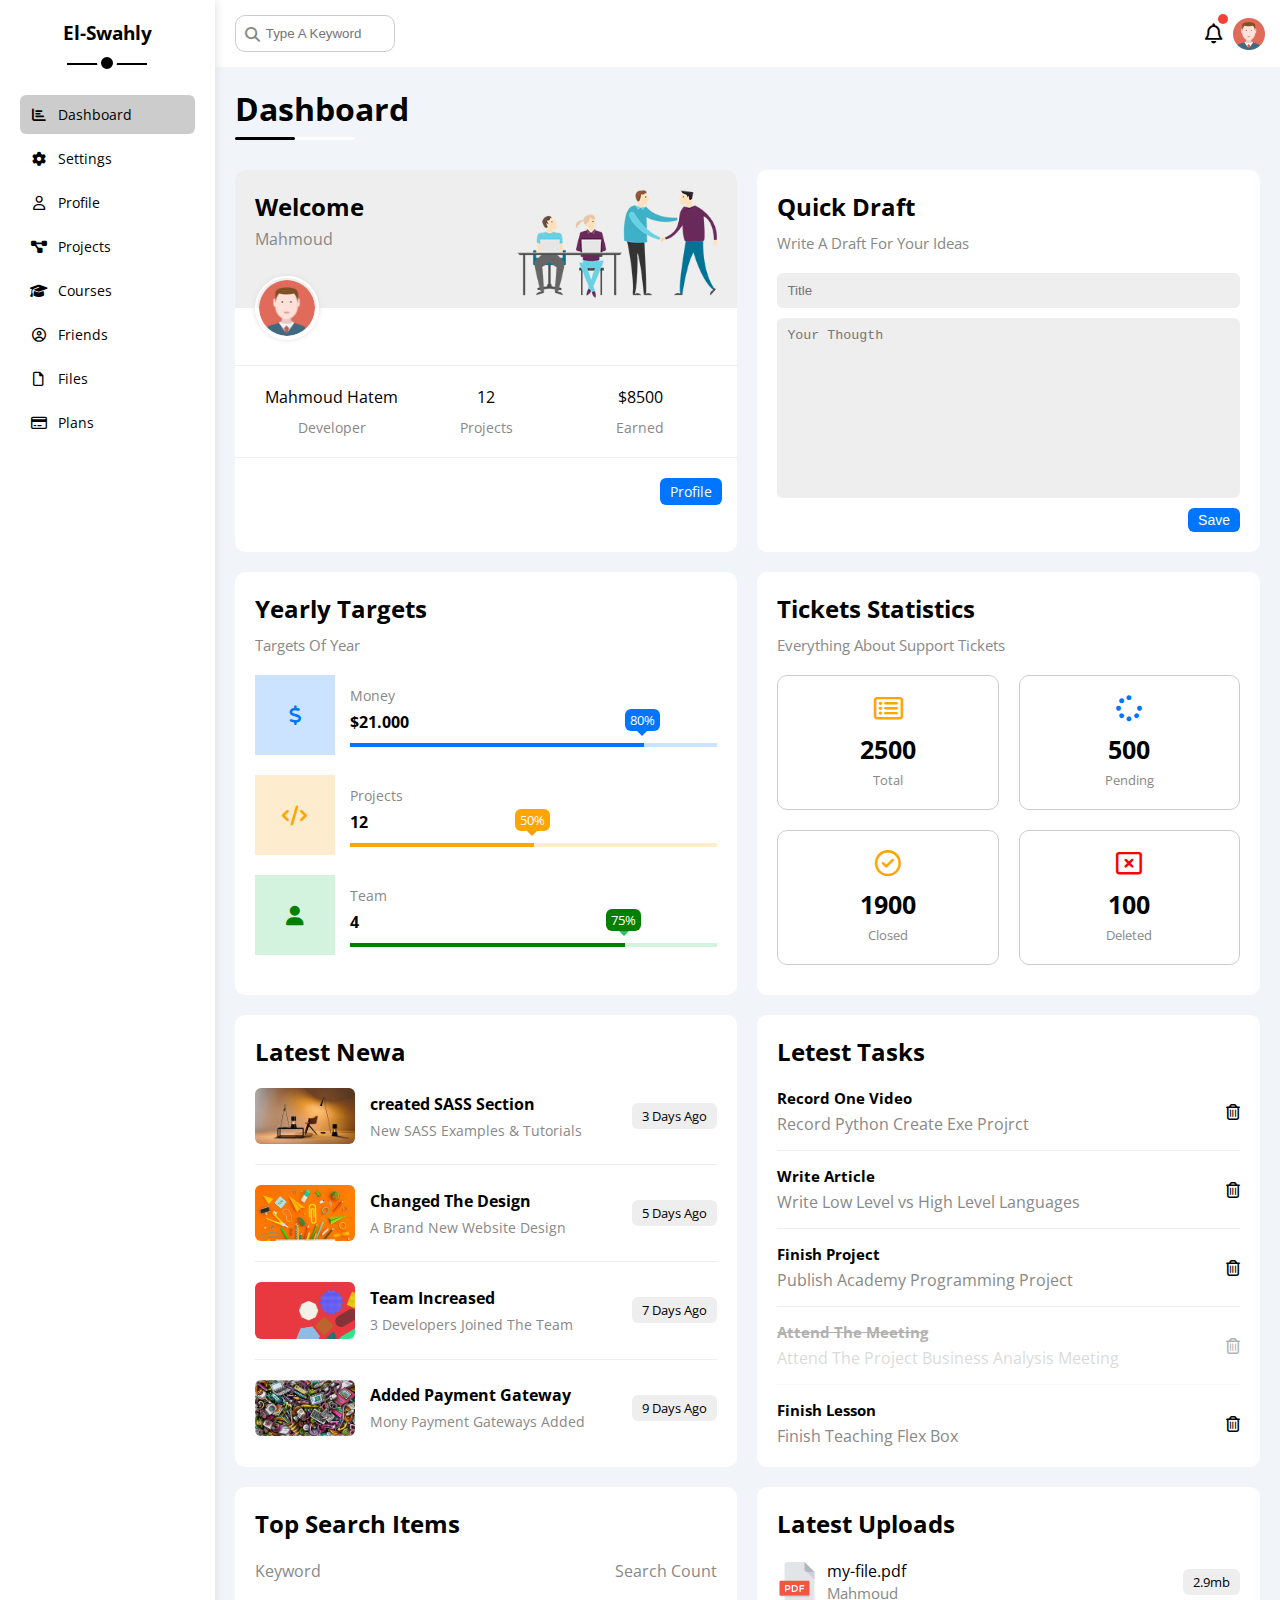
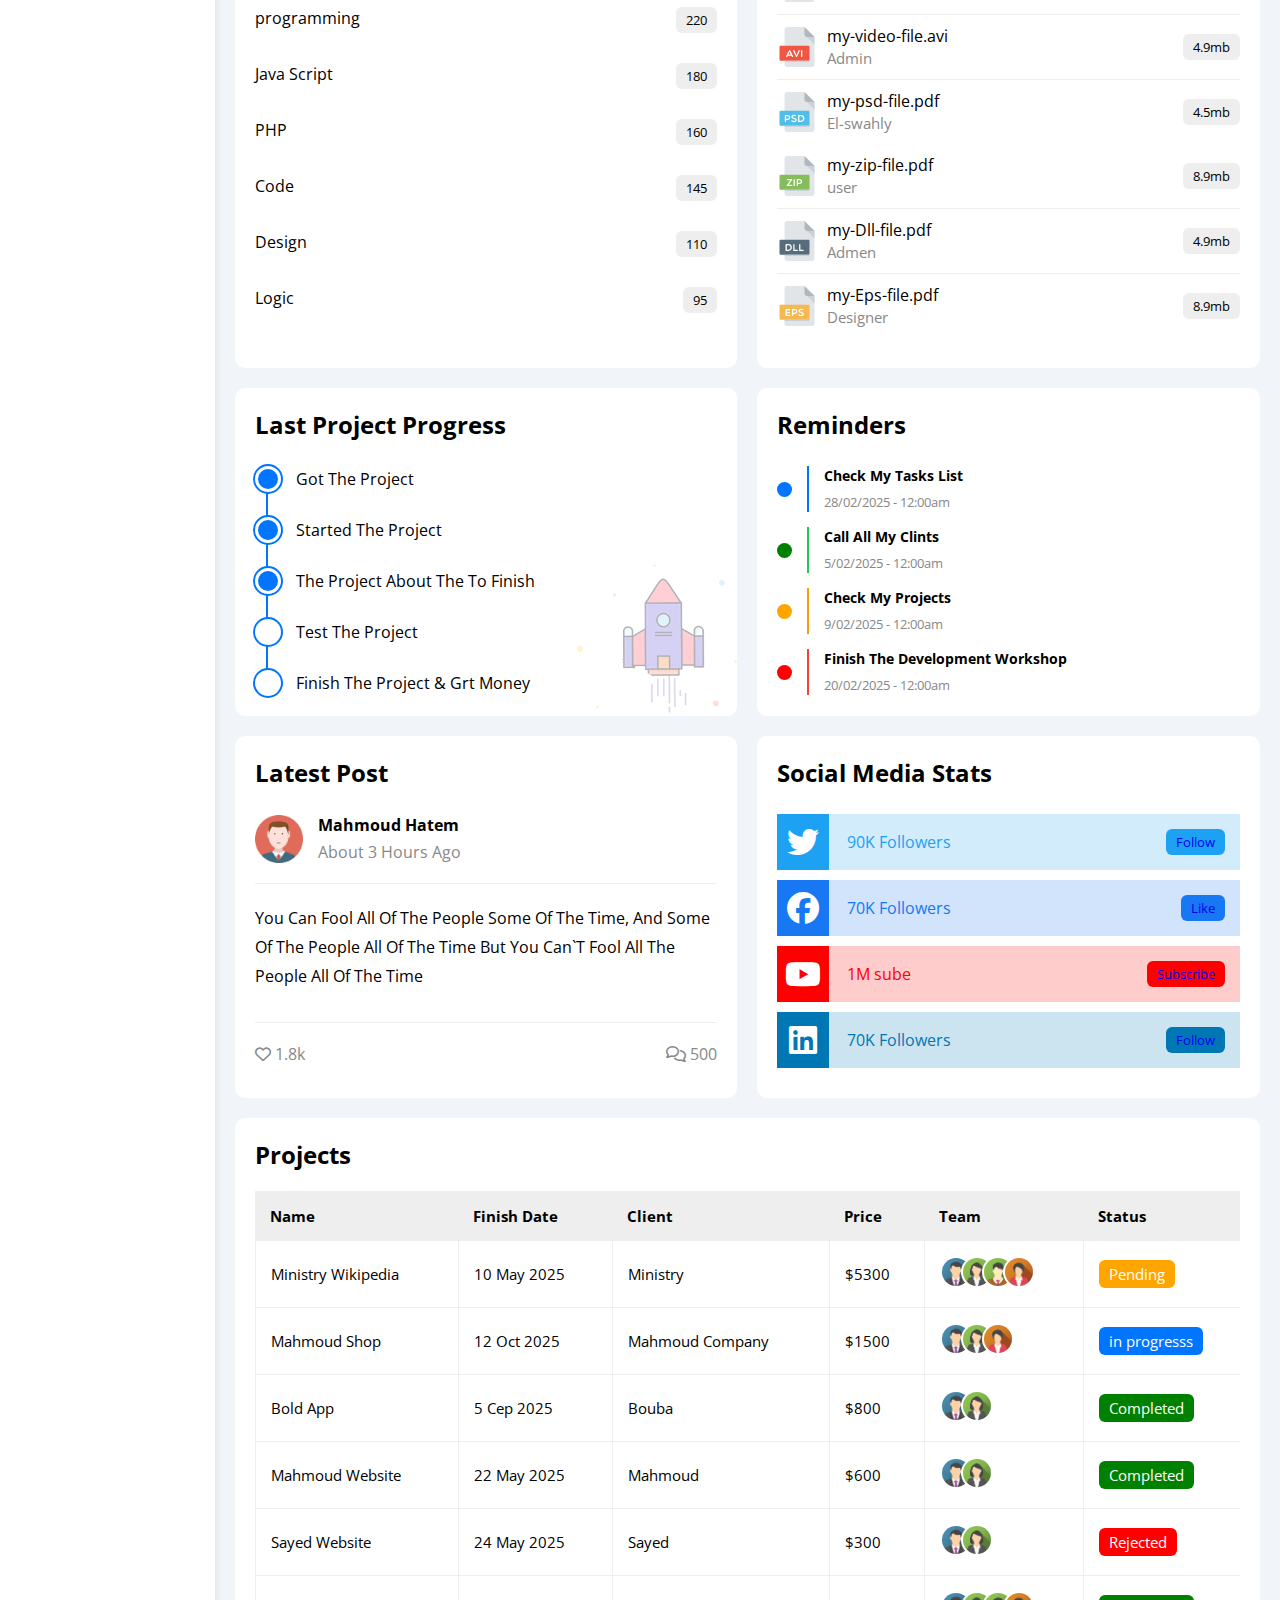
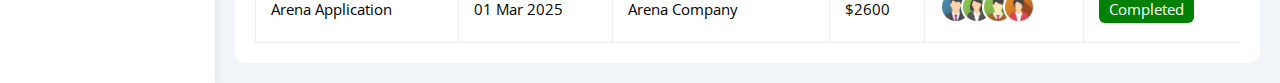
<file: index.html>
<!DOCTYPE html>
<html lang="en">

<head>
  <meta charset="UTF-8">
  <meta name="viewport" content="width=device-width, initial-scale=1.0">
  <title>Dashboard</title>
  <link rel="stylesheet" href="css/all.min.css">
  <link rel="stylesheet" href="css/framework.css">
  <link rel="stylesheet" href="css/main.css">
  <link rel="preconnect" href="https://fonts.googleapis.com">
  <link rel="preconnect" href="https://fonts.gstatic.com" crossorigin>
  <link
    href="https://fonts.googleapis.com/css2?family=Cairo:wght@200..1000&family=Open+Sans:ital,wght@0,300..800;1,300..800&family=Poppins:ital,wght@0,100;0,200;0,300;0,400;0,500;0,600;0,700;0,800;0,900;1,100;1,200;1,300;1,400;1,500;1,600;1,700;1,800;1,900&family=Work+Sans:ital,wght@0,100..900;1,100..900&display=swap"
    rel="stylesheet">
</head>

<body>
  <div class="page d-flex">
    <div class="sidebar bg-white p-20 p-relative">
      <h3 class="p-relative txt-c mt-0">El-Swahly</h3>
      <ul>
        <li>
          <a class="active p-10 fs-14 align-center c-black rad-6 d-flex " href="index.html">
            <i class="fa-solid fa-chart-bar fa-fw"></i>
            <span class="hide-mobile">Dashboard</span>
          </a>
        </li>
        <li>
          <a class=" p-10 fs-14 align-center c-black rad-6 d-flex " href="settings.html">
            <i class="fa-solid fa-gear fa-fw"></i>
            <span class="hide-mobile">Settings</span>
          </a>
        </li>
        <li>
          <a class=" p-10 fs-14 align-center c-black rad-6 d-flex " href="profile.html">
            <i class="fa-regular fa-user fa-fw"></i>
            <span class="hide-mobile">Profile</span>
          </a>
        </li>
        <li>
          <a class=" p-10 fs-14 align-center c-black rad-6 d-flex " href="projects.html">
            <i class="fa-solid fa-diagram-project fa-fw"></i>
            <span class="hide-mobile">Projects</span>
          </a>
        </li>
        <li>
          <a class=" p-10 fs-14 align-center c-black rad-6 d-flex " href="courses.html">
            <i class="fa-solid fa-graduation-cap fa-fw"></i>
            <span class="hide-mobile">Courses</span>
          </a>
        </li>
        <li>
          <a class=" p-10 fs-14 align-center c-black rad-6 d-flex " href="frineds.html">
            <i class="fa-regular fa-circle-user fa-fw"></i>
            <span class="hide-mobile">Friends</span>
          </a>
        </li>
        <li>
          <a class=" p-10 fs-14 align-center c-black rad-6 d-flex " href="files.html">
            <i class="fa-regular fa-file fa-fw"></i>
            <span class="hide-mobile">Files</span>
          </a>
        </li>
        <li>
          <a class=" p-10 fs-14 align-center c-black rad-6 d-flex " href="plans.html">
            <i class="fa-regular fa-credit-card fa-fw"></i>
            <span class="hide-mobile">Plans</span>
          </a>
        </li>
      </ul>
    </div>
    <div class="content w-full">
      <!-- Start Head -->
      <div class="head bg-white p-15 between-flex">
        <div class="search p-relative">
          <input class="p-10 b-1 rad-10 " type="search" placeholder="Type A Keyword">
        </div>
        <div class="icons d-flex align-center">
          <span class="notification p-relative">
            <i class="fa-regular fa-bell fa-lg"></i>
          </span>
          <img src="image/avatar.png" alt="image">
        </div>
      </div>
      <!-- End Head -->
      <h1 class="p-relative">Dashboard</h1>
      <div class="wrapper d-grid gap-20">
        <!-- Start Welcome Widget  -->
        <div class="welcome bg-white rad-10 txt-c-mobile block-mobile">
          <div class="intro p-20 d-flex space-between bg-eee">
            <div>
              <h2 class="m-0">Welcome</h2>
              <p class="c-grey mt-5">Mahmoud</p>
            </div>
            <img src="image/welcome.png " alt="image" class="">
          </div>
          <img src="image/avatar.png" alt="image" class="avatar">
          <div class="body txt-c d-flex p-20 mt-20 mb-20 block-mobile">
            <div>Mahmoud Hatem <span class="d-block c-grey fs-14 mt-10">Developer</span></div>
            <div>12 <span class="d-block c-grey fs-14 mt-10">Projects</span></div>
            <div>$8500 <span class="d-block c-grey fs-14 mt-10">Earned</span></div>
          </div>
          <a href="profile.html" class="visit d-block fs-14 bg-blue w-fit btn-shape c-white">Profile</a>
        </div>
        <!-- End Welcome Widget  -->
        <!-- Start Quick Draft Widget -->
        <div class="quick-draft p-20 bg-white rad-10">
          <h2 class="mt-0 mb-10">Quick Draft</h2>
          <p class="mt-0 mb-20 c-grey fs-15">Write A Draft For Your Ideas</p>
          <form>
            <input class="d-block mb-10 w-full p-10 b-none bg-eee rad-6" type="text" placeholder="Title ">
            <textarea class="d-block mb-10 w-full p-10 b-none bg-eee rad-6" placeholder="Your Thougth"></textarea>
            <input class="save d-block fs-14 bg-blue c-white b-none w-fit btn-shape" type="submit" value="Save">
          </form>
        </div>
        <!-- End Quick Draft Widget -->
        <!-- Start Targets -->
        <div class="targets p-20 bg-white rad-10">
          <h2 class="mt-0 mb-10 ">Yearly Targets</h2>
          <p class="mt-0 mb-20 c-grey fs-15">Targets Of Year</p>
          <div class="target-row mb-20 blue center-flex">
            <div class="icon center-flex">
              <i class="fa-solid fa-dollar-sign fa-lg c-blue"></i>
            </div>
            <div class="details">
              <span class="fs-14 c-grey">Money</span>
              <span class="d-block mt-5 mb-10 fw-bold">$21.000</span>
              <div class="progress p-relative">
                <span class="bg-blue blue" style="width: 80%;">
                  <span class="bg-blue">80%</span>
                </span>
              </div>
            </div>
          </div>
          <div class="target-row mb-20 center-flex orange">
            <div class="icon center-flex">
              <i class="fa-solid fa-code fa-lg c-orange"></i>
            </div>
            <div class="details">
              <span class="fs-14 c-grey">Projects</span>
              <span class="d-block mt-5 mb-10 fw-bold">12</span>
              <div class="progress p-relative">
                <span class="bg-orange orange" style="width: 50%;">
                  <span class="bg-orange">50%</span>
                </span>
              </div>
            </div>
          </div>
          <div class="target-row mb-20 green center-flex">
            <div class="icon center-flex">
              <i class="fa-solid fa-user fa-lg c-green"></i>
            </div>
            <div class="details">
              <span class="fs-14 c-grey">Team</span>
              <span class="d-block mt-5 mb-10 fw-bold">4</span>
              <div class="progress p-relative">
                <span class="bg-green green" style="width: 75%;">
                  <span class="bg-green">75%</span>
                </span>
              </div>
            </div>
          </div>
        </div>
        <!-- End Targets -->
        <!-- Start TicKet Widget -->
        <div class="tickets p-20 bg-white rad-10 ">
          <h2 class="mt-0 mb-10 ">Tickets Statistics</h2>
          <p class="mt-0 mb-20 c-grey fs-15">Everything About Support Tickets</p>
          <div class="d-flex txt-c gap-20 f-wrap">
            <div class="box p-20 rad-10 fs-13 c-grey b-1">
              <i class="fa-regular fa-rectangle-list fa-2x mb-10 c-orange"></i>
              <span class="d-block c-black fw-bold fs-25 mb-5">2500</span>
              Total
            </div>

            <div class="box p-20 rad-10 fs-13 c-grey b-1">
              <i class="fa-solid fa-spinner fa-2x mb-10 c-blue"></i>
              <span class="d-block c-black fw-bold fs-25 mb-5">500</span>
              Pending
            </div>
            <div class="box p-20 rad-10 fs-13 c-grey b-1">
              <i class="fa-regular fa-circle-check fa-2x mb-10 c-orange"></i>
              <span class="d-block c-black fw-bold fs-25 mb-5">1900</span>
              Closed
            </div>
            <div class="box p-20 rad-10 fs-13 c-grey b-1">
              <i class="fa-regular fa-rectangle-xmark fa-2x mb-10 c-red"></i>
              <span class="d-block c-black fw-bold fs-25 mb-5">100</span>
              Deleted
            </div>
          </div>
        </div>
        <!-- End TicKet Widget -->
        <!-- Start Latest News -->
        <div class="latest-news p-20 bg-white rad-10 txt-c-mobile">
          <h2 class="mt-0 mb-20">Latest Newa</h2>
          <div class="news-row d-flex align-center mb-20 pb-20 b-bottom ">
            <img class="w-100 rad-6 mr-15" src="image/news-01.png" alt="Image Is News">
            <div class="info">
              <h3 class="m-0 mb-5 fs-16">created SASS Section</h3>
              <p class="m-0 fs-14 c-grey">New SASS Examples & Tutorials</p>
            </div>
            <span class="btn-shape bg-eee fs-13 lablel d-block">3 Days Ago</span>
          </div>
          <div class="news-row d-flex align-center mb-20 pb-20 b-bottom">
            <img class="w-100 rad-6 mr-15" src="image/news-02.png" alt="Image Is News">
            <div class="info">
              <h3 class="m-0 mb-5 fs-16">Changed The Design</h3>
              <p class="m-0 fs-14 c-grey">A Brand New Website Design</p>
            </div>
            <span class="btn-shape bg-eee fs-13 lablel d-block">5 Days Ago</span>
          </div>
          <div class="news-row d-flex align-center mb-20 pb-20 b-bottom">
            <img class="w-100 rad-6 mr-15" src="image/news-03.png" alt="Image Is News">
            <div class="info">
              <h3 class="m-0 mb-5 fs-16">Team Increased</h3>
              <p class="m-0 fs-14 c-grey">3 Developers Joined The Team</p>
            </div>
            <span class="btn-shape bg-eee fs-13 lablel d-block">7 Days Ago</span>
          </div>
          <div class="news-row d-flex align-center">
            <img class="w-100 rad-6 mr-15" src="image/news-04.png" alt="Image Is News">
            <div class="info">
              <h3 class="m-0 mb-5 fs-16">Added Payment Gateway</h3>
              <p class="m-0 fs-14 c-grey">Mony Payment Gateways Added</p>
            </div>
            <span class="btn-shape bg-eee fs-13 lablel d-block">9 Days Ago</span>
          </div>
        </div>
        <!-- End Latest News -->
        <!-- Start Tasks -->
        <div class="tasks p-20 bg-white rad-10">
          <h2 class="mt-0 mb-20">Letest Tasks</h2>

          <div class="task-row between-flex pb-15 mb-15 b-bottom ">
            <div class="info">
              <h3 class="mt-0 mb-5 fs-15">Record One Video</h3>
              <p class="m-0 c-grey">Record Python Create Exe Projrct</p>
            </div>
            <i class="fa-regular fa-trash-can delete"></i>
          </div>

          <div class="task-row between-flex pb-15 mb-15 b-bottom">
            <div class="info">
              <h3 class="mt-0 mb-5 fs-15">Write Article</h3>
              <p class="m-0 c-grey">Write Low Level vs High Level Languages</p>
            </div>
            <i class="fa-regular fa-trash-can delete"></i>
          </div>

          <div class="task-row between-flex pb-15 mb-15 b-bottom">
            <div class="info">
              <h3 class="mt-0 mb-5 fs-15">Finish Project</h3>
              <p class="m-0 c-grey">Publish Academy Programming Project</p>
            </div>
            <i class="fa-regular fa-trash-can delete"></i>
          </div>

          <div class="task-row between-flex pb-15 mb-15 b-bottom done">
            <div class="info">
              <h3 class="mt-0 mb-5 fs-15">Attend The Meeting</h3>
              <p class="m-0 c-grey">Attend The Project Business Analysis Meeting</p>
            </div>
            <i class="fa-regular fa-trash-can delete"></i>
          </div>

          <div class="task-row between-flex">
            <div class="info">
              <h3 class="mt-0 mb-5 fs-15">Finish Lesson</h3>
              <p class="m-0 c-grey">Finish Teaching Flex Box</p>
            </div>
            <i class="fa-regular fa-trash-can delete"></i>
          </div>

        </div>
        <!-- End Tasks -->
        <!-- Start Top Search Word Widget -->
        <div class="search-items p-20 bg-white rad-10">
          <h2 class="mt-0 mb-20">Top Search Items</h2>
          <div class="items-head d-flex space-between c-grey mb-10">
            <div class="">Keyword</div>
            <div>Search Count</div>
          </div>

          <div class="items d-flex space-between pt-15 pb-15">
            <span>programming</span>
            <span class="bg-eee fs-13 btn-shape">220</span>
          </div>
          <div class="items d-flex space-between pt-15 pb-15">
            <span>Java Script</span>
            <span class="bg-eee fs-13 btn-shape">180</span>
          </div>
          <div class="items d-flex space-between pt-15 pb-15">
            <span>PHP</span>
            <span class="bg-eee fs-13 btn-shape">160</span>
          </div>
          <div class="items d-flex space-between pt-15 pb-15">
            <span>Code</span>
            <span class="bg-eee fs-13 btn-shape">145</span>
          </div>
          <div class="items d-flex space-between pt-15 pb-15">
            <span>Design</span>
            <span class="bg-eee fs-13 btn-shape">110</span>
          </div>
          <div class="items d-flex space-between pt-15 pb-15">
            <span>Logic</span>
            <span class="bg-eee fs-13 btn-shape">95</span>
          </div>

        </div>
        <!-- End Top Search Word Widget -->
        <!-- Start Latest Uploads -->
        <div class="latest-uploads p-20 bg-white rad-10">
          <h2 class="mt-0 mb-20">Latest Uploads</h2>
          <ul class="m-0">
            <li class="between-flex pb-10 mb-10 b-bottom">
              <div class="d-flex align-center">
                <img class="mr-10" src="image/pdf.svg" alt="">
                <div>
                  <span class="d-block">my-file.pdf</span>
                  <span class="fs-15 c-grey">Mahmoud</span>
                </div>
              </div>
              <div class="bg-eee btn-shape fs-13">2.9mb</div>
            </li>
            <li class="between-flex pb-10 mb-10 b-bottom">
              <div class="d-flex align-center">
                <img class="mr-10" src="image/avi.svg" alt="">
                <div>
                  <span class="d-block">my-video-file.avi</span>
                  <span class="fs-15 c-grey">Admin</span>
                </div>
              </div>
              <div class="bg-eee btn-shape fs-13">4.9mb</div>
            </li>
            <li class="between-flex pb-10 mb-10">
              <div class="d-flex align-center">
                <img class="mr-10" src="image/psd.svg" alt="">
                <div>
                  <span class="d-block">my-psd-file.pdf</span>
                  <span class="fs-15 c-grey">El-swahly</span>
                </div>
              </div>
              <div class="bg-eee btn-shape fs-13">4.5mb</div>
            </li>
            <li class="between-flex pb-10 mb-10 b-bottom">
              <div class="d-flex align-center">
                <img class="mr-10" src="image/zip.svg" alt="">
                <div>
                  <span class="d-block">my-zip-file.pdf</span>
                  <span class="fs-15 c-grey">user</span>
                </div>
              </div>
              <div class="bg-eee btn-shape fs-13">8.9mb</div>
            </li>
            <li class="between-flex pb-10 mb-10 b-bottom">
              <div class="d-flex align-center">
                <img class="mr-10" src="image/dll.svg" alt="">
                <div>
                  <span class="d-block">my-Dll-file.pdf</span>
                  <span class="fs-15 c-grey">Admen</span>
                </div>
              </div>
              <div class="bg-eee btn-shape fs-13">4.9mb</div>
            </li>
            <li class="between-flex pb-10 mb-10">
              <div class="d-flex align-center">
                <img class="mr-10" src="image/eps.svg" alt="">
                <div>
                  <span class="d-block">my-Eps-file.pdf</span>
                  <span class="fs-15 c-grey">Designer</span>
                </div>
              </div>
              <div class="bg-eee btn-shape fs-13">8.9mb</div>
            </li>
          </ul>
        </div>
        <!-- End Latest Uploads -->
        <!-- Start Last Project Progress Widget -->
        <div class="last-project p-20 bg-white rad-10 p-relative">
          <h2 class="mt-0 mb-20">Last Project Progress</h2>
          <ul class="m-0 p-relative">
            <li class="mt-25 d-flex align-center done">Got The Project</li>
            <li class="mt-25 d-flex align-center done">Started The Project</li>
            <li class="mt-25 d-flex align-center done">The Project About The To Finish</li>
            <li class="mt-25 d-flex align-center current">Test The Project</li>
            <li class="mt-25 d-flex align-center">Finish The Project & Grt Money</li>
          </ul>
          <img class="launch-icon hide-mobile" src="image/project.png" alt="">
        </div>
        <!-- End Last Project Progress Widget -->
        <!-- Start Reminders Widget -->
        <div class="reminders p-20 bg-white rad-10 p-relative">
          <h2 class="mt-0 mb-25">Reminders</h2>
          <ul class="m-0">
            <li class="d-flex align-center mt-15">
              <span class="key bg-blue mr-15 d-block rad-half"></span>
              <div class="pl-15 blue">
                <p class="fs-14 fw-bold mt-0 mb-5">Check My Tasks List</p>
                <span class="fs-13 c-grey">28/02/2025 - 12:00am</span>
              </div>
            </li>
            <li class="d-flex align-center mt-15">
              <span class="key bg-green mr-15 d-block rad-half"></span>
              <div class="pl-15 green">
                <p class="fs-14 fw-bold mt-0 mb-5">Call All My Clints</p>
                <span class="fs-13 c-grey">5/02/2025 - 12:00am</span>
              </div>
            </li>
            <li class="d-flex align-center mt-15">
              <span class="key bg-orange mr-15 d-block rad-half"></span>
              <div class="pl-15 orange">
                <p class="fs-14 fw-bold mt-0 mb-5">Check My Projects</p>
                <span class="fs-13 c-grey">9/02/2025 - 12:00am</span>
              </div>
            </li>
            <li class="d-flex align-center mt-15">
              <span class="key bg-red mr-15 d-block rad-half"></span>
              <div class="pl-15 red">
                <p class="fs-14 fw-bold mt-0 mb-5">Finish The Development Workshop</p>
                <span class="fs-13 c-grey">20/02/2025 - 12:00am</span>
              </div>
            </li>
          </ul>
        </div>
        <!-- End Reminders Widget -->
        <!-- Start Latest Post -->
        <div class="latest-post p-20 bg-white rad-10">
          <h2 class="mt-0 mb-25">Latest Post</h2>
          <div class="top d-flex align-center">
            <img class="avatar mr-15" src="image/avatar.png" alt="">
            <div class="info">
              <span class="d-block mb-5 fw-bold">Mahmoud Hatem</span>
              <span class="c-grey">About 3 Hours Ago</span>
            </div>
          </div>
          <div class="post-content txt-c-mobile pt-20 pb-20 mt-20 mb-20">
            You can fool all of the people some of the time, and some of the people all of the time
            but you can`t fool all the people all of the time
          </div>
          <div class="post-stats between-flex c-grey">
            <div>
              <i class="fa-regular fa-heart"></i>
              <span>1.8k</span>
            </div>
            <div>
              <i class="fa-regular fa-comments"></i>
              <span>500</span>
            </div>
          </div>
        </div>
        <!-- End Latest Post -->
        <!-- Start Social Media stats Widget -->
        <div class="social-media p-20 bg-white rad-10 p-relative">
          <h2 class="mt-0 mb-25">Social Media Stats</h2>
          <div class="box twitter p-15 p-relative mb-10 between-flex">
            <i class="fa-brands fa-twitter fa-2x c-white h-full center-flex"></i>
            <span>90K Followers</span>
            <a class="fs-13 c-wihte btn-shape c-wihte" href="#">Follow</a>
          </div>
          <div class="box facebook p-15 p-relative mb-10 between-flex">
            <i class="fa-brands fa-facebook fa-2x c-white h-full center-flex"></i>
            <span>70K Followers</span>
            <a class="fs-13 c-wihte btn-shape c-wihte" href="#">Like</a>
          </div>
          <div class="box youtube p-15 p-relative mb-10 between-flex">
            <i class="fa-brands fa-youtube fa-2x c-white h-full center-flex"></i>
            <span>1M sube</span>
            <a class="fs-13 c-wihte btn-shape c-wihte" href="#">Subscribe</a>
          </div>
          <div class="box linkedin p-15 p-relative mb-10 between-flex">
            <i class="fa-brands fa-linkedin fa-2x c-white h-full center-flex"></i>
            <span>70K Followers</span>
            <a class="fs-13 c-wihte btn-shape c-wihte" href="#">Follow</a>
          </div>
        </div>
        <!-- End Social Media stats Widget -->
      </div>
      <!-- Start Prijects Table -->
      <div class="projects p-20 bg-white rad-10 m-20">
        <h2 class="mt-0 mb-20">Projects</h2>
        <div class="responsive-table">
          <table class="fs-15 w-fit">
            <thead>
              <tr>
                <td>Name</td>
                <td>Finish Date</td>
                <td>Client</td>
                <td>Price</td>
                <td>Team</td>
                <td>Status</td>
              </tr>
            </thead>
            <tbody>
              <tr>
                <td>Ministry Wikipedia</td>
                <td>10 May 2025</td>
                <td>Ministry</td>
                <td>$5300</td>
                <td>
                  <img src="image/team-01.png" alt="imge">
                  <img src="image/team-02.png" alt="imge">
                  <img src="image/team-03.png" alt="imge">
                  <img src="image/team-04.png" alt="imge">
                </td>
                <td>
                  <span class="label btn-shape bg-orange c-white">Pending</span>
                </td>
              </tr>
              <tr>
                <td>Mahmoud Shop</td>
                <td>12 Oct 2025</td>
                <td>Mahmoud Company</td>
                <td>$1500</td>
                <td>
                  <img src="image/team-01.png" alt="imge">
                  <img src="image/team-02.png" alt="imge">
                  <img src="image/team-04.png" alt="imge">
                </td>
                <td>
                  <span class="label btn-shape bg-blue c-white">in progresss</span>
                </td>
              </tr>
              <tr>
                <td> Bold App</td>
                <td>5 Cep 2025</td>
                <td>Bouba</td>
                <td>$800</td>
                <td>
                  <img src="image/team-01.png" alt="imge">
                  <img src="image/team-02.png" alt="imge">
                </td>
                <td>
                  <span class="label btn-shape bg-green c-white">Completed</span>
                </td>
              </tr>
              <tr>
                <td>Mahmoud Website</td>
                <td>22 May 2025</td>
                <td>Mahmoud</td>
                <td>$600</td>
                <td>
                  <img src="image/team-01.png" alt="imge">
                  <img src="image/team-02.png" alt="imge">
                </td>
                <td>
                  <span class="label btn-shape bg-green c-white">Completed</span>
                </td>
              </tr>
              <tr>
                <td>Sayed Website</td>
                <td>24 May 2025</td>
                <td>Sayed</td>
                <td>$300</td>
                <td>
                  <img src="image/team-01.png" alt="imge">
                  <img src="image/team-02.png" alt="imge">
                </td>
                <td>
                  <span class="label btn-shape bg-red c-white">Rejected</span>
                </td>
              <tr>
                <td>Arena Application</td>
                <td>01 Mar 2025</td>
                <td>Arena Company</td>
                <td>$2600</td>
                <td>
                  <img src="image/team-01.png" alt="imge">
                  <img src="image/team-02.png" alt="imge">
                  <img src="image/team-03.png" alt="imge">
                  <img src="image/team-04.png" alt="imge">
                </td>
                <td>
                  <span class="label btn-shape bg-green c-white">Completed</span>
                </td>
              </tr>
            </tbody>
          </table>
        </div>
      </div>
      <!-- End Prijects Table -->
    </div>
  </div>
</body>

</html>
</file>
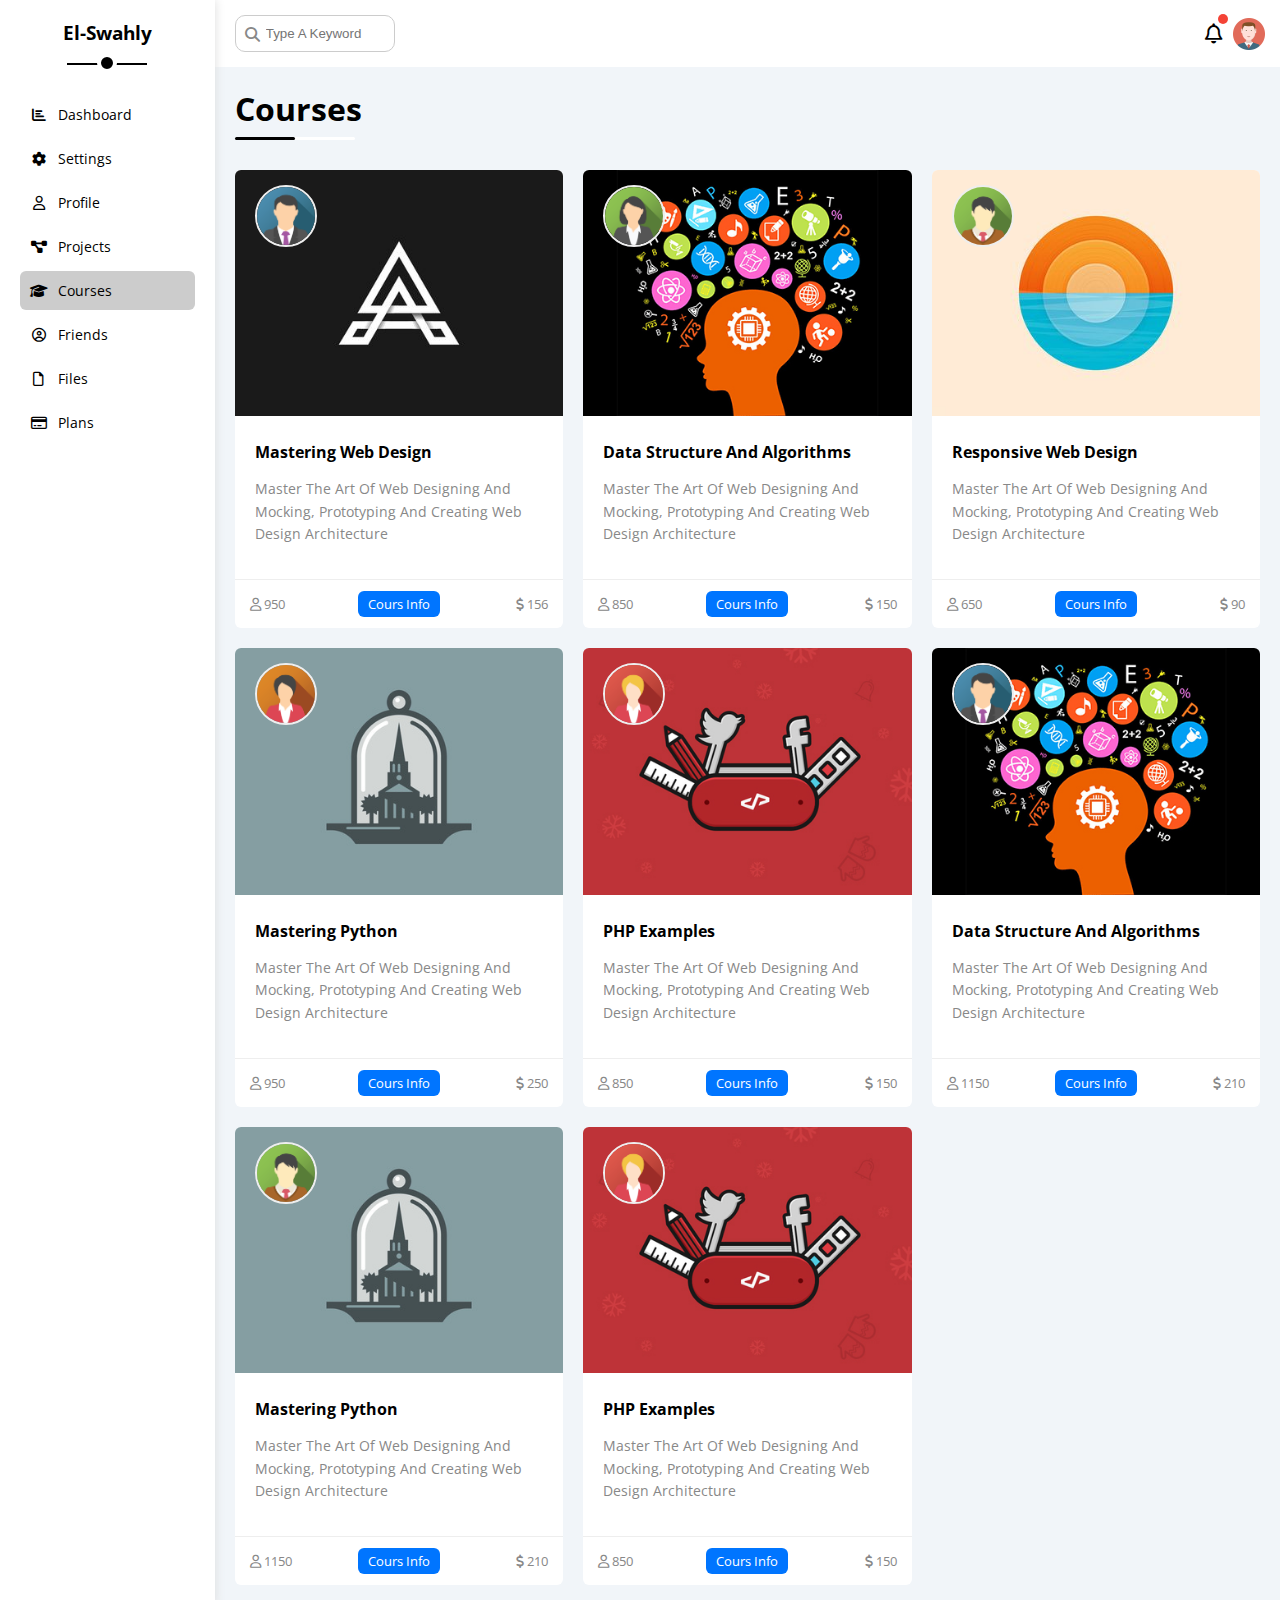
<file: courses.html>
<!DOCTYPE html>
<html lang="en">

<head>
  <meta charset="UTF-8">
  <meta name="viewport" content="width=device-width, initial-scale=1.0">
  <title>Courses</title>
  <link rel="stylesheet" href="css/all.min.css">
  <link rel="stylesheet" href="css/framework.css">
  <link rel="stylesheet" href="css/main.css">
  <link rel="preconnect" href="https://fonts.googleapis.com">
  <link rel="preconnect" href="https://fonts.gstatic.com" crossorigin>
  <link
    href="https://fonts.googleapis.com/css2?family=Cairo:wght@200..1000&family=Open+Sans:ital,wght@0,300..800;1,300..800&family=Poppins:ital,wght@0,100;0,200;0,300;0,400;0,500;0,600;0,700;0,800;0,900;1,100;1,200;1,300;1,400;1,500;1,600;1,700;1,800;1,900&family=Work+Sans:ital,wght@0,100..900;1,100..900&display=swap"
    rel="stylesheet">
</head>

<body>
  <div class="page d-flex">
    <div class="sidebar bg-white p-20 p-relative">
      <h3 class="p-relative txt-c mt-0">El-Swahly</h3>
      <ul>
        <li>
          <a class=" p-10 fs-14 align-center c-black rad-6 d-flex " href="index.html">
            <i class="fa-solid fa-chart-bar fa-fw"></i>
            <span class="hide-mobile">Dashboard</span>
          </a>
        </li>
        <li>
          <a class=" p-10 fs-14 align-center c-black rad-6 d-flex " href="settings.html">
            <i class="fa-solid fa-gear fa-fw"></i>
            <span class="hide-mobile">Settings</span>
          </a>
        </li>
        <li>
          <a class="p-10 fs-14 align-center c-black rad-6 d-flex " href="profile.html">
            <i class="fa-regular fa-user fa-fw"></i>
            <span class="hide-mobile">Profile</span>
          </a>
        </li>
        <li>
          <a class="p-10 fs-14 align-center c-black rad-6 d-flex " href="projects.html">
            <i class="fa-solid fa-diagram-project fa-fw"></i>
            <span class="hide-mobile">Projects</span>
          </a>
        </li>
        <li>
          <a class="active p-10 fs-14 align-center c-black rad-6 d-flex " href="courses.html">
            <i class="fa-solid fa-graduation-cap fa-fw"></i>
            <span class="hide-mobile">Courses</span>
          </a>
        </li>
        <li>
          <a class=" p-10 fs-14 align-center c-black rad-6 d-flex " href="friends.html">
            <i class="fa-regular fa-circle-user fa-fw"></i>
            <span class="hide-mobile">Friends</span>
          </a>
        </li>
        <li>
          <a class=" p-10 fs-14 align-center c-black rad-6 d-flex " href="files.html">
            <i class="fa-regular fa-file fa-fw"></i>
            <span class="hide-mobile">Files</span>
          </a>
        </li>
        <li>
          <a class=" p-10 fs-14 align-center c-black rad-6 d-flex " href="plans.html">
            <i class="fa-regular fa-credit-card fa-fw"></i>
            <span class="hide-mobile">Plans</span>
          </a>
        </li>
      </ul>
    </div>
    <div class="content w-full">
      <!-- Start Head -->
      <div class="head bg-white p-15 between-flex">
        <div class="search p-relative">
          <input class="p-10 b-1 rad-10 " type="search" placeholder="Type A Keyword">
        </div>
        <div class="icons d-flex align-center">
          <span class="notification p-relative">
            <i class="fa-regular fa-bell fa-lg"></i>
          </span>
          <img src="image/avatar.png" alt="image">
        </div>
      </div>
      <!-- End Head -->
      <h1 class="p-relative">Courses</h1>
      <div class="courses-page d-grid gap-20 m-20">
        <div class="course bg-white rad-6 p-relative">
          <img class="cover" src="image/course-01.jpg" alt="imge">
          <img class="person" src="image/team-01.png" alt="imge">
          <div class="info p-20">
            <h4 class="m-0">Mastering Web Design</h4>
            <p class="pragraph fs-14 c-grey mt-15">Master The Art Of Web Designing And Mocking, Prototyping And Creating
              Web Design Architecture</p>
          </div>
          <div class="detals p-15 c-grey fs-13 between-flex">
            <span class="title c-white btn-shape bg-blue ">Cours Info</span>
            <span>
              <i class="fa-regular fa-user"></i>
              950
            </span>
            <span>
              <i class="fa-solid fa-dollar-sign"></i>
              156
            </span>
          </div>
        </div>
        <div class="course bg-white rad-6 p-relative">
          <img class="cover" src="image/course-02.jpg" alt="imge">
          <img class="person" src="image/team-02.png" alt="imge">
          <div class="info p-20">
            <h4 class="m-0">Data Structure And Algorithms</h4>
            <p class="pragraph fs-14 c-grey mt-15">Master The Art Of Web Designing And Mocking, Prototyping And Creating
              Web Design Architecture</p>
          </div>
          <div class="detals p-15 c-grey fs-13 between-flex">
            <span class="title c-white btn-shape bg-blue ">Cours Info</span>
            <span>
              <i class="fa-regular fa-user"></i>
              850
            </span>
            <span>
              <i class="fa-solid fa-dollar-sign"></i>
              150
            </span>
          </div>
        </div>
        <div class="course bg-white rad-6 p-relative">
          <img class="cover" src="image/course-03.jpg" alt="imge">
          <img class="person" src="image/team-03.png" alt="imge">
          <div class="info p-20">
            <h4 class="m-0">Responsive Web Design</h4>
            <p class="pragraph fs-14 c-grey mt-15">Master The Art Of Web Designing And Mocking, Prototyping And Creating
              Web Design Architecture</p>
          </div>
          <div class="detals p-15 c-grey fs-13 between-flex">
            <span class="title c-white btn-shape bg-blue ">Cours Info</span>
            <span>
              <i class="fa-regular fa-user"></i>
              650
            </span>
            <span>
              <i class="fa-solid fa-dollar-sign"></i>
              90
            </span>
          </div>
        </div>
        <div class="course bg-white rad-6 p-relative">
          <img class="cover" src="image/course-04.jpg" alt="imge">
          <img class="person" src="image/team-04.png" alt="imge">
          <div class="info p-20">
            <h4 class="m-0">Mastering Python</h4>
            <p class="pragraph fs-14 c-grey mt-15">Master The Art Of Web Designing And Mocking, Prototyping And Creating
              Web Design Architecture</p>
          </div>
          <div class="detals p-15 c-grey fs-13 between-flex">
            <span class="title c-white btn-shape bg-blue ">Cours Info</span>
            <span>
              <i class="fa-regular fa-user"></i>
              950
            </span>
            <span>
              <i class="fa-solid fa-dollar-sign"></i>
              250
            </span>
          </div>
        </div>
        <div class="course bg-white rad-6 p-relative">
          <img class="cover" src="image/course-05.jpg" alt="imge">
          <img class="person" src="image/team-05.png" alt="imge">
          <div class="info p-20">
            <h4 class="m-0">PHP Examples</h4>
            <p class="pragraph fs-14 c-grey mt-15">Master The Art Of Web Designing And Mocking, Prototyping And Creating
              Web Design Architecture</p>
          </div>
          <div class="detals p-15 c-grey fs-13 between-flex">
            <span class="title c-white btn-shape bg-blue ">Cours Info</span>
            <span>
              <i class="fa-regular fa-user"></i>
              850
            </span>
            <span>
              <i class="fa-solid fa-dollar-sign"></i>
              150
            </span>
          </div>
        </div>
        <div class="course bg-white rad-6 p-relative">
          <img class="cover" src="image/course-02.jpg" alt="imge">
          <img class="person" src="image/team-01.png" alt="imge">
          <div class="info p-20">
            <h4 class="m-0">Data Structure And Algorithms</h4>
            <p class="pragraph fs-14 c-grey mt-15">Master The Art Of Web Designing And Mocking, Prototyping And Creating
              Web Design Architecture</p>
          </div>
          <div class="detals p-15 c-grey fs-13 between-flex">
            <span class="title c-white btn-shape bg-blue ">Cours Info</span>
            <span>
              <i class="fa-regular fa-user"></i>
              1150
            </span>
            <span>
              <i class="fa-solid fa-dollar-sign"></i>
              210
            </span>
          </div>
        </div>
        <div class="course bg-white rad-6 p-relative">
          <img class="cover" src="image/course-04.jpg" alt="imge">
          <img class="person" src="image/team-03.png" alt="imge">
          <div class="info p-20">
            <h4 class="m-0">Mastering Python</h4>
            <p class="pragraph fs-14 c-grey mt-15">Master The Art Of Web Designing And Mocking, Prototyping And Creating
              Web Design Architecture</p>
          </div>
          <div class="detals p-15 c-grey fs-13 between-flex">
            <span class="title c-white btn-shape bg-blue ">Cours Info</span>
            <span>
              <i class="fa-regular fa-user"></i>
              1150
            </span>
            <span>
              <i class="fa-solid fa-dollar-sign"></i>
              210
            </span>
          </div>
        </div>
        <div class="course bg-white rad-6 p-relative">
          <img class="cover" src="image/course-05.jpg" alt="imge">
          <img class="person" src="image/team-05.png" alt="imge">
          <div class="info p-20">
            <h4 class="m-0">PHP Examples</h4>
            <p class="pragraph fs-14 c-grey mt-15">Master The Art Of Web Designing And Mocking, Prototyping And Creating
              Web
              Design Architecture</p>
          </div>
          <div class="detals p-15 c-grey fs-13 between-flex">
            <span class="title c-white btn-shape bg-blue ">Cours Info</span>
            <span>
              <i class="fa-regular fa-user"></i>
              850
            </span>
            <span>
              <i class="fa-solid fa-dollar-sign"></i>
              150
            </span>
          </div>
        </div>
      </div>
    </div>
  </div>
</body>

</html>
</file>
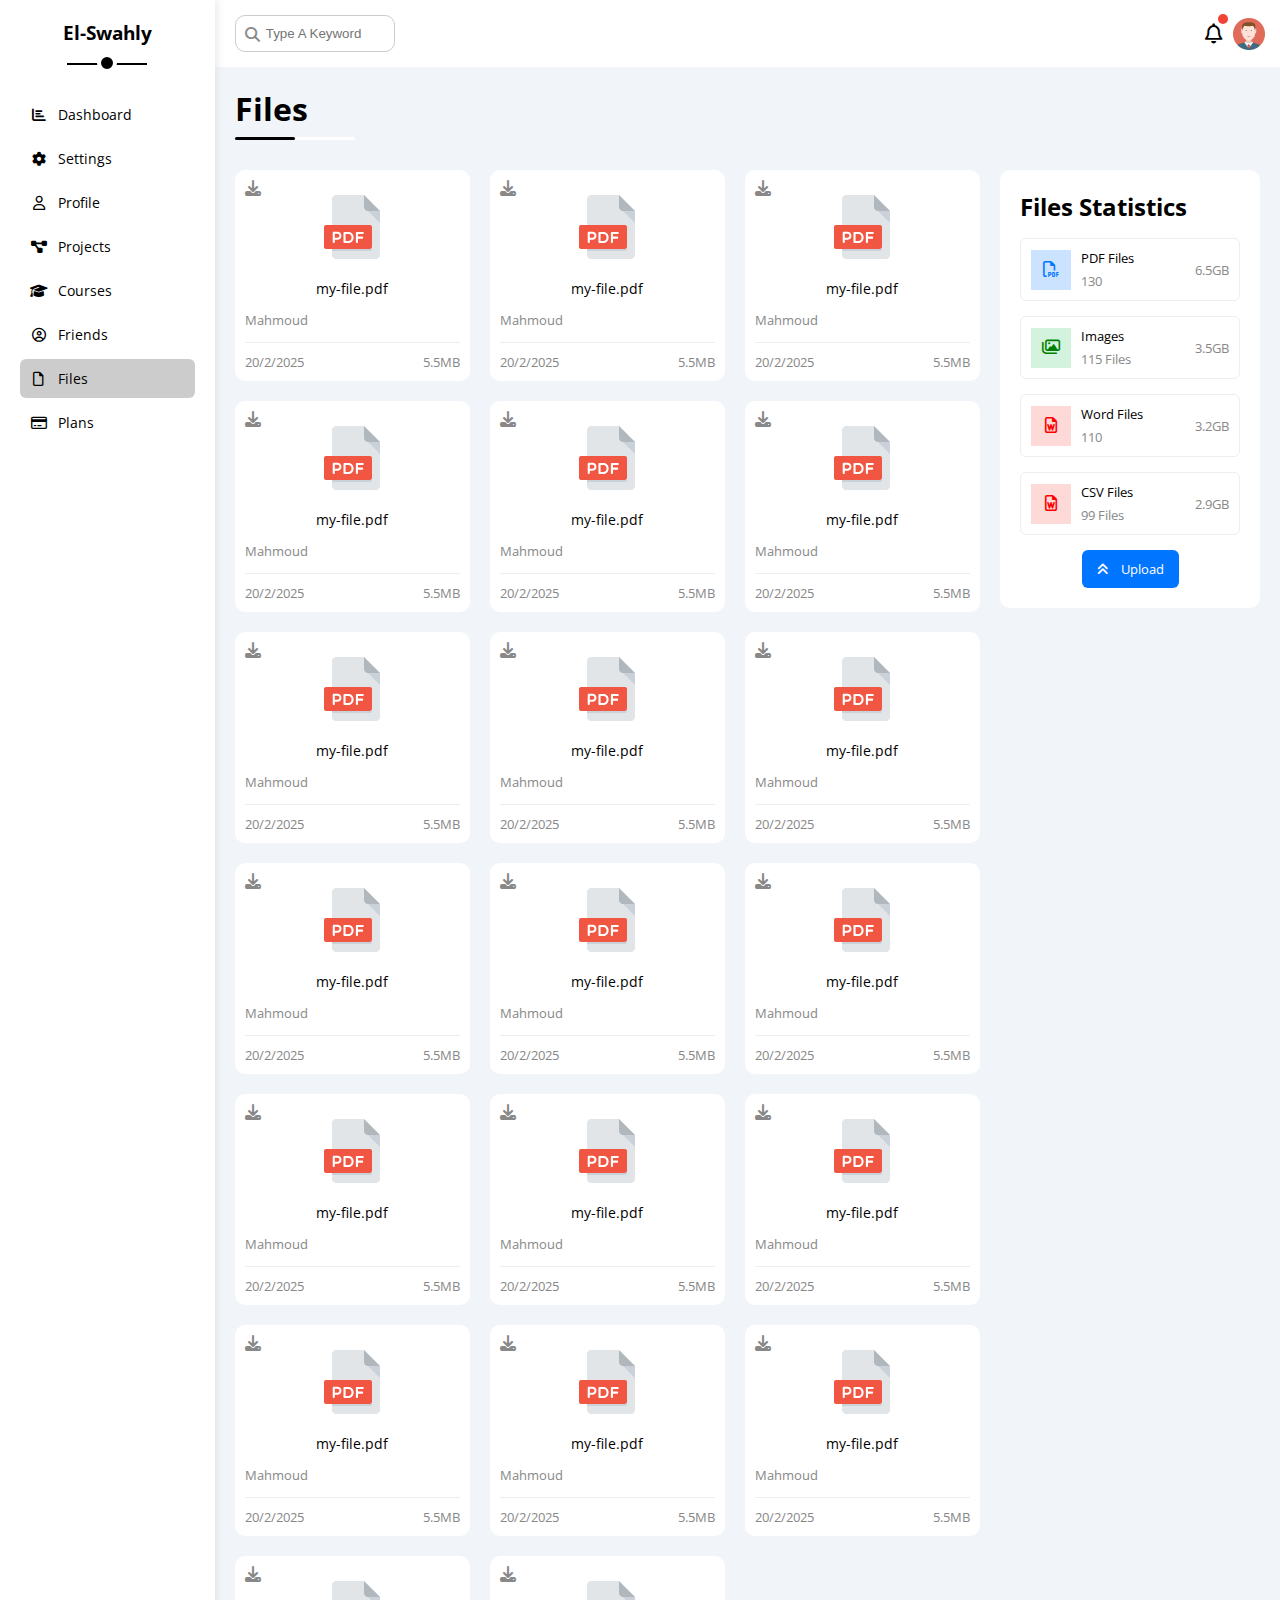
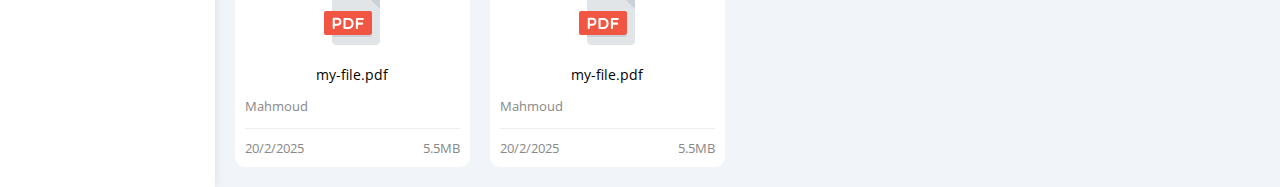
<file: files.html>
<!DOCTYPE html>
<html lang="en">

<head>
  <meta charset="UTF-8">
  <meta name="viewport" content="width=device-width, initial-scale=1.0">
  <title>Files</title>
  <link rel="stylesheet" href="css/all.min.css">
  <link rel="stylesheet" href="css/framework.css">
  <link rel="stylesheet" href="css/main.css">
  <link rel="preconnect" href="https://fonts.googleapis.com">
  <link rel="preconnect" href="https://fonts.gstatic.com" crossorigin>
  <link
    href="https://fonts.googleapis.com/css2?family=Cairo:wght@200..1000&family=Open+Sans:ital,wght@0,300..800;1,300..800&family=Poppins:ital,wght@0,100;0,200;0,300;0,400;0,500;0,600;0,700;0,800;0,900;1,100;1,200;1,300;1,400;1,500;1,600;1,700;1,800;1,900&family=Work+Sans:ital,wght@0,100..900;1,100..900&display=swap"
    rel="stylesheet">
</head>

<body>
  <div class="page d-flex">
    <div class="sidebar bg-white p-20 p-relative">
      <h3 class="p-relative txt-c mt-0">El-Swahly</h3>
      <ul>
        <li>
          <a class=" p-10 fs-14 align-center c-black rad-6 d-flex " href="index.html">
            <i class="fa-solid fa-chart-bar fa-fw"></i>
            <span class="hide-mobile">Dashboard</span>
          </a>
        </li>
        <li>
          <a class=" p-10 fs-14 align-center c-black rad-6 d-flex " href="settings.html">
            <i class="fa-solid fa-gear fa-fw"></i>
            <span class="hide-mobile">Settings</span>
          </a>
        </li>
        <li>
          <a class="p-10 fs-14 align-center c-black rad-6 d-flex " href="profile.html">
            <i class="fa-regular fa-user fa-fw"></i>
            <span class="hide-mobile">Profile</span>
          </a>
        </li>
        <li>
          <a class="p-10 fs-14 align-center c-black rad-6 d-flex " href="projects.html">
            <i class="fa-solid fa-diagram-project fa-fw"></i>
            <span class="hide-mobile">Projects</span>
          </a>
        </li>
        <li>
          <a class="p-10 fs-14 align-center c-black rad-6 d-flex " href="courses.html">
            <i class="fa-solid fa-graduation-cap fa-fw"></i>
            <span class="hide-mobile">Courses</span>
          </a>
        </li>
        <li>
          <a class="p-10 fs-14 align-center c-black rad-6 d-flex " href="friends.html">
            <i class="fa-regular fa-circle-user fa-fw"></i>
            <span class="hide-mobile">Friends</span>
          </a>
        </li>
        <li>
          <a class="active p-10 fs-14 align-center c-black rad-6 d-flex " href="files.html">
            <i class="fa-regular fa-file fa-fw"></i>
            <span class="hide-mobile">Files</span>
          </a>
        </li>
        <li>
          <a class=" p-10 fs-14 align-center c-black rad-6 d-flex " href="plans.html">
            <i class="fa-regular fa-credit-card fa-fw"></i>
            <span class="hide-mobile">Plans</span>
          </a>
        </li>
      </ul>
    </div>
    <div class="content w-full">
      <!-- Start Head -->
      <div class="head bg-white p-15 between-flex">
        <div class="search p-relative">
          <input class="p-10 b-1 rad-10 " type="search" placeholder="Type A Keyword">
        </div>
        <div class="icons d-flex align-center">
          <span class="notification p-relative">
            <i class="fa-regular fa-bell fa-lg"></i>
          </span>
          <img src="image/avatar.png" alt="image">
        </div>
      </div>
      <!-- End Head -->
      <h1 class="p-relative">Files</h1>
      <div class="files-page d-flex m-20 gap-20">
        <div class="files-stats p-20 bg-white rad-10">
          <h2 class="mt-0 mb-15 txt-c-mobile">Files Statistics</h2>
          <div class="box d-flex align-center b-eee fs-13 p-10 rad-6 mb-15">
            <i class="fa-regular fa-file-pdf fa-lg blue center-flex c-blue icon"></i>
            <div class="info">
              <span>PDF Files</span>
              <span class="c-grey d-block mt-5">130</span>
            </div>
            <div class="size c-grey ">6.5GB</div>
          </div>
          <div class="box d-flex align-center b-eee fs-13 p-10 rad-6 mb-15">
            <i class="fa-regular fa-images fa-lg green center-flex c-green icon"></i>
            <div class="info">
              <span>Images</span>
              <span class="c-grey d-block mt-5">115 Files</span>
            </div>
            <div class="size c-grey ">3.5GB</div>
          </div>
          <div class="box d-flex align-center b-eee fs-13 p-10 rad-6 mb-15">
            <i class="fa-regular fa-file-word fa-lg red center-flex c-red icon"></i>
            <div class="info">
              <span>Word Files</span>
              <span class="c-grey d-block mt-5">110</span>
            </div>
            <div class="size c-grey ">3.2GB</div>
          </div>
          <div class="box d-flex align-center b-eee fs-13 p-10 rad-6 mb-15">
            <i class="fa-regular fa-file-word fa-lg red center-flex c-red icon"></i>
            <div class="info">
              <span>CSV Files</span>
              <span class="c-grey d-block mt-5">99 Files</span>
            </div>
            <div class="size c-grey ">2.9GB</div>
          </div>
          <a class="upload bg-blue c-white fs-13 rad-6 d-block w-fit btn-shape" href="#">
            <i class="fa-solid fa-angles-up mr-10"></i>
            Upload
          </a>
        </div>
        <div class="files-content d-grid gap-20">

          <div class="file bg-white p-10 rad-10">
            <i class="fa-solid fa-download c-grey p-absolute"></i>
            <div class="icon txt-c">
              <img class="mt-15 mb-15" src="image/pdf.svg" alt="">
            </div>
            <div class="txt-c mb-10 fs-14">
              my-file.pdf
            </div>
            <p class="c-grey fs-13">Mahmoud</p>
            <div class="info between-flex mt-10 pt-10 fs-13 c-grey">
              <span>20/2/2025</span>
              <span>5.5MB</span>
            </div>
          </div>
          <div class="file bg-white p-10 rad-10">
            <i class="fa-solid fa-download c-grey p-absolute"></i>
            <div class="icon txt-c">
              <img class="mt-15 mb-15" src="image/pdf.svg" alt="">
            </div>
            <div class="txt-c mb-10 fs-14">
              my-file.pdf
            </div>
            <p class="c-grey fs-13">Mahmoud</p>
            <div class="info between-flex mt-10 pt-10 fs-13 c-grey">
              <span>20/2/2025</span>
              <span>5.5MB</span>
            </div>
          </div>
          <div class="file bg-white p-10 rad-10">
            <i class="fa-solid fa-download c-grey p-absolute"></i>
            <div class="icon txt-c">
              <img class="mt-15 mb-15" src="image/pdf.svg" alt="">
            </div>
            <div class="txt-c mb-10 fs-14">
              my-file.pdf
            </div>
            <p class="c-grey fs-13">Mahmoud</p>
            <div class="info between-flex mt-10 pt-10 fs-13 c-grey">
              <span>20/2/2025</span>
              <span>5.5MB</span>
            </div>
          </div>
          <div class="file bg-white p-10 rad-10">
            <i class="fa-solid fa-download c-grey p-absolute"></i>
            <div class="icon txt-c">
              <img class="mt-15 mb-15" src="image/pdf.svg" alt="">
            </div>
            <div class="txt-c mb-10 fs-14">
              my-file.pdf
            </div>
            <p class="c-grey fs-13">Mahmoud</p>
            <div class="info between-flex mt-10 pt-10 fs-13 c-grey">
              <span>20/2/2025</span>
              <span>5.5MB</span>
            </div>
          </div>
          <div class="file bg-white p-10 rad-10">
            <i class="fa-solid fa-download c-grey p-absolute"></i>
            <div class="icon txt-c">
              <img class="mt-15 mb-15" src="image/pdf.svg" alt="">
            </div>
            <div class="txt-c mb-10 fs-14">
              my-file.pdf
            </div>
            <p class="c-grey fs-13">Mahmoud</p>
            <div class="info between-flex mt-10 pt-10 fs-13 c-grey">
              <span>20/2/2025</span>
              <span>5.5MB</span>
            </div>
          </div>
          <div class="file bg-white p-10 rad-10">
            <i class="fa-solid fa-download c-grey p-absolute"></i>
            <div class="icon txt-c">
              <img class="mt-15 mb-15" src="image/pdf.svg" alt="">
            </div>
            <div class="txt-c mb-10 fs-14">
              my-file.pdf
            </div>
            <p class="c-grey fs-13">Mahmoud</p>
            <div class="info between-flex mt-10 pt-10 fs-13 c-grey">
              <span>20/2/2025</span>
              <span>5.5MB</span>
            </div>
          </div>
          <div class="file bg-white p-10 rad-10">
            <i class="fa-solid fa-download c-grey p-absolute"></i>
            <div class="icon txt-c">
              <img class="mt-15 mb-15" src="image/pdf.svg" alt="">
            </div>
            <div class="txt-c mb-10 fs-14">
              my-file.pdf
            </div>
            <p class="c-grey fs-13">Mahmoud</p>
            <div class="info between-flex mt-10 pt-10 fs-13 c-grey">
              <span>20/2/2025</span>
              <span>5.5MB</span>
            </div>
          </div>
          <div class="file bg-white p-10 rad-10">
            <i class="fa-solid fa-download c-grey p-absolute"></i>
            <div class="icon txt-c">
              <img class="mt-15 mb-15" src="image/pdf.svg" alt="">
            </div>
            <div class="txt-c mb-10 fs-14">
              my-file.pdf
            </div>
            <p class="c-grey fs-13">Mahmoud</p>
            <div class="info between-flex mt-10 pt-10 fs-13 c-grey">
              <span>20/2/2025</span>
              <span>5.5MB</span>
            </div>
          </div>
          <div class="file bg-white p-10 rad-10">
            <i class="fa-solid fa-download c-grey p-absolute"></i>
            <div class="icon txt-c">
              <img class="mt-15 mb-15" src="image/pdf.svg" alt="">
            </div>
            <div class="txt-c mb-10 fs-14">
              my-file.pdf
            </div>
            <p class="c-grey fs-13">Mahmoud</p>
            <div class="info between-flex mt-10 pt-10 fs-13 c-grey">
              <span>20/2/2025</span>
              <span>5.5MB</span>
            </div>
          </div>
          <div class="file bg-white p-10 rad-10">
            <i class="fa-solid fa-download c-grey p-absolute"></i>
            <div class="icon txt-c">
              <img class="mt-15 mb-15" src="image/pdf.svg" alt="">
            </div>
            <div class="txt-c mb-10 fs-14">
              my-file.pdf
            </div>
            <p class="c-grey fs-13">Mahmoud</p>
            <div class="info between-flex mt-10 pt-10 fs-13 c-grey">
              <span>20/2/2025</span>
              <span>5.5MB</span>
            </div>
          </div>
          <div class="file bg-white p-10 rad-10">
            <i class="fa-solid fa-download c-grey p-absolute"></i>
            <div class="icon txt-c">
              <img class="mt-15 mb-15" src="image/pdf.svg" alt="">
            </div>
            <div class="txt-c mb-10 fs-14">
              my-file.pdf
            </div>
            <p class="c-grey fs-13">Mahmoud</p>
            <div class="info between-flex mt-10 pt-10 fs-13 c-grey">
              <span>20/2/2025</span>
              <span>5.5MB</span>
            </div>
          </div>
          <div class="file bg-white p-10 rad-10">
            <i class="fa-solid fa-download c-grey p-absolute"></i>
            <div class="icon txt-c">
              <img class="mt-15 mb-15" src="image/pdf.svg" alt="">
            </div>
            <div class="txt-c mb-10 fs-14">
              my-file.pdf
            </div>
            <p class="c-grey fs-13">Mahmoud</p>
            <div class="info between-flex mt-10 pt-10 fs-13 c-grey">
              <span>20/2/2025</span>
              <span>5.5MB</span>
            </div>
          </div>
          <div class="file bg-white p-10 rad-10">
            <i class="fa-solid fa-download c-grey p-absolute"></i>
            <div class="icon txt-c">
              <img class="mt-15 mb-15" src="image/pdf.svg" alt="">
            </div>
            <div class="txt-c mb-10 fs-14">
              my-file.pdf
            </div>
            <p class="c-grey fs-13">Mahmoud</p>
            <div class="info between-flex mt-10 pt-10 fs-13 c-grey">
              <span>20/2/2025</span>
              <span>5.5MB</span>
            </div>
          </div>
          <div class="file bg-white p-10 rad-10">
            <i class="fa-solid fa-download c-grey p-absolute"></i>
            <div class="icon txt-c">
              <img class="mt-15 mb-15" src="image/pdf.svg" alt="">
            </div>
            <div class="txt-c mb-10 fs-14">
              my-file.pdf
            </div>
            <p class="c-grey fs-13">Mahmoud</p>
            <div class="info between-flex mt-10 pt-10 fs-13 c-grey">
              <span>20/2/2025</span>
              <span>5.5MB</span>
            </div>
          </div>
          <div class="file bg-white p-10 rad-10">
            <i class="fa-solid fa-download c-grey p-absolute"></i>
            <div class="icon txt-c">
              <img class="mt-15 mb-15" src="image/pdf.svg" alt="">
            </div>
            <div class="txt-c mb-10 fs-14">
              my-file.pdf
            </div>
            <p class="c-grey fs-13">Mahmoud</p>
            <div class="info between-flex mt-10 pt-10 fs-13 c-grey">
              <span>20/2/2025</span>
              <span>5.5MB</span>
            </div>
          </div>
          <div class="file bg-white p-10 rad-10">
            <i class="fa-solid fa-download c-grey p-absolute"></i>
            <div class="icon txt-c">
              <img class="mt-15 mb-15" src="image/pdf.svg" alt="">
            </div>
            <div class="txt-c mb-10 fs-14">
              my-file.pdf
            </div>
            <p class="c-grey fs-13">Mahmoud</p>
            <div class="info between-flex mt-10 pt-10 fs-13 c-grey">
              <span>20/2/2025</span>
              <span>5.5MB</span>
            </div>
          </div>
          <div class="file bg-white p-10 rad-10">
            <i class="fa-solid fa-download c-grey p-absolute"></i>
            <div class="icon txt-c">
              <img class="mt-15 mb-15" src="image/pdf.svg" alt="">
            </div>
            <div class="txt-c mb-10 fs-14">
              my-file.pdf
            </div>
            <p class="c-grey fs-13">Mahmoud</p>
            <div class="info between-flex mt-10 pt-10 fs-13 c-grey">
              <span>20/2/2025</span>
              <span>5.5MB</span>
            </div>
          </div>
          <div class="file bg-white p-10 rad-10">
            <i class="fa-solid fa-download c-grey p-absolute"></i>
            <div class="icon txt-c">
              <img class="mt-15 mb-15" src="image/pdf.svg" alt="">
            </div>
            <div class="txt-c mb-10 fs-14">
              my-file.pdf
            </div>
            <p class="c-grey fs-13">Mahmoud</p>
            <div class="info between-flex mt-10 pt-10 fs-13 c-grey">
              <span>20/2/2025</span>
              <span>5.5MB</span>
            </div>
          </div>
          <div class="file bg-white p-10 rad-10">
            <i class="fa-solid fa-download c-grey p-absolute"></i>
            <div class="icon txt-c">
              <img class="mt-15 mb-15" src="image/pdf.svg" alt="">
            </div>
            <div class="txt-c mb-10 fs-14">
              my-file.pdf
            </div>
            <p class="c-grey fs-13">Mahmoud</p>
            <div class="info between-flex mt-10 pt-10 fs-13 c-grey">
              <span>20/2/2025</span>
              <span>5.5MB</span>
            </div>
          </div>
          <div class="file bg-white p-10 rad-10">
            <i class="fa-solid fa-download c-grey p-absolute"></i>
            <div class="icon txt-c">
              <img class="mt-15 mb-15" src="image/pdf.svg" alt="">
            </div>
            <div class="txt-c mb-10 fs-14">
              my-file.pdf
            </div>
            <p class="c-grey fs-13">Mahmoud</p>
            <div class="info between-flex mt-10 pt-10 fs-13 c-grey">
              <span>20/2/2025</span>
              <span>5.5MB</span>
            </div>
          </div>
        </div>
      </div>
    </div>
  </div>
</body>

</html>
</file>
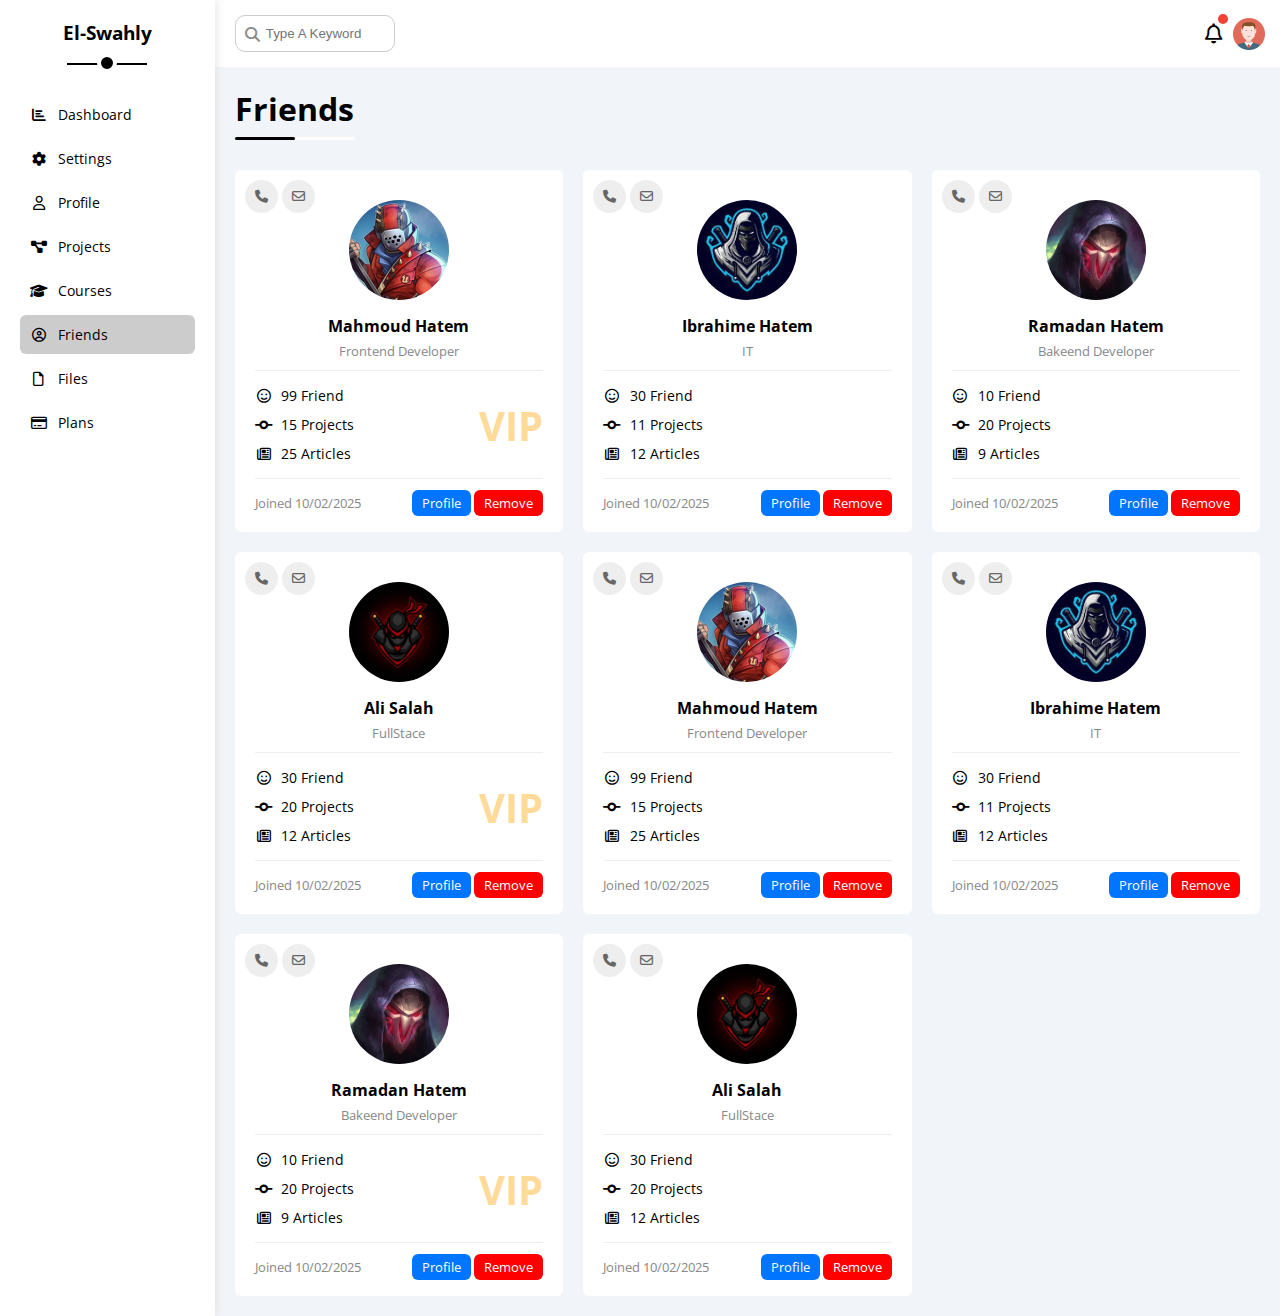
<file: friends.html>
<!DOCTYPE html>
<html lang="en">

<head>
  <meta charset="UTF-8">
  <meta name="viewport" content="width=device-width, initial-scale=1.0">
  <title>Friends</title>
  <link rel="stylesheet" href="css/all.min.css">
  <link rel="stylesheet" href="css/framework.css">
  <link rel="stylesheet" href="css/main.css">
  <link rel="preconnect" href="https://fonts.googleapis.com">
  <link rel="preconnect" href="https://fonts.gstatic.com" crossorigin>
  <link
    href="https://fonts.googleapis.com/css2?family=Cairo:wght@200..1000&family=Open+Sans:ital,wght@0,300..800;1,300..800&family=Poppins:ital,wght@0,100;0,200;0,300;0,400;0,500;0,600;0,700;0,800;0,900;1,100;1,200;1,300;1,400;1,500;1,600;1,700;1,800;1,900&family=Work+Sans:ital,wght@0,100..900;1,100..900&display=swap"
    rel="stylesheet">
</head>

<body>
  <div class="page d-flex">
    <div class="sidebar bg-white p-20 p-relative">
      <h3 class="p-relative txt-c mt-0">El-Swahly</h3>
      <ul>
        <li>
          <a class=" p-10 fs-14 align-center c-black rad-6 d-flex " href="index.html">
            <i class="fa-solid fa-chart-bar fa-fw"></i>
            <span class="hide-mobile">Dashboard</span>
          </a>
        </li>
        <li>
          <a class=" p-10 fs-14 align-center c-black rad-6 d-flex " href="settings.html">
            <i class="fa-solid fa-gear fa-fw"></i>
            <span class="hide-mobile">Settings</span>
          </a>
        </li>
        <li>
          <a class="p-10 fs-14 align-center c-black rad-6 d-flex " href="profile.html">
            <i class="fa-regular fa-user fa-fw"></i>
            <span class="hide-mobile">Profile</span>
          </a>
        </li>
        <li>
          <a class="p-10 fs-14 align-center c-black rad-6 d-flex " href="projects.html">
            <i class="fa-solid fa-diagram-project fa-fw"></i>
            <span class="hide-mobile">Projects</span>
          </a>
        </li>
        <li>
          <a class="p-10 fs-14 align-center c-black rad-6 d-flex " href="courses.html">
            <i class="fa-solid fa-graduation-cap fa-fw"></i>
            <span class="hide-mobile">Courses</span>
          </a>
        </li>
        <li>
          <a class="active p-10 fs-14 align-center c-black rad-6 d-flex " href="friends.html">
            <i class="fa-regular fa-circle-user fa-fw"></i>
            <span class="hide-mobile">Friends</span>
          </a>
        </li>
        <li>
          <a class=" p-10 fs-14 align-center c-black rad-6 d-flex " href="files.html">
            <i class="fa-regular fa-file fa-fw"></i>
            <span class="hide-mobile">Files</span>
          </a>
        </li>
        <li>
          <a class=" p-10 fs-14 align-center c-black rad-6 d-flex " href="plans.html">
            <i class="fa-regular fa-credit-card fa-fw"></i>
            <span class="hide-mobile">Plans</span>
          </a>
        </li>
      </ul>
    </div>
    <div class="content w-full">
      <!-- Start Head -->
      <div class="head bg-white p-15 between-flex">
        <div class="search p-relative">
          <input class="p-10 b-1 rad-10 " type="search" placeholder="Type A Keyword">
        </div>
        <div class="icons d-flex align-center">
          <span class="notification p-relative">
            <i class="fa-regular fa-bell fa-lg"></i>
          </span>
          <img src="image/avatar.png" alt="image">
        </div>
      </div>
      <!-- End Head -->
      <h1 class="p-relative">Friends</h1>
      <div class="friends-page d-grid gap-20 m-20">
        <div class="friend bg-white rad-6 p-20 p-relative">
          <div class="contact">
            <i class="fa-solid fa-phone"></i>
            <i class="fa-regular fa-envelope"></i>
          </div>
          <div class="txt-c">
            <img class="rad-half mt-10 mb-10 w-100 h-100" src="image/friend-01.jpg" alt="imge">
            <h4 class="m-0">Mahmoud Hatem</h4>
            <p class="c-grey fs-13 mt-5 mb-0">Frontend Developer</p>
          </div>
          <div class="icons fs-14 p-relative">
            <div class="mb-10">
              <i class="fa-regular fa-face-smile fa-fw"></i>
              <span>99 Friend</span>
            </div>
            <div class="mb-10">
              <i class="fa-solid fa-code-commit fa-fw"></i>
              <span>15 Projects</span>
            </div>
            <div>
              <i class="fa-regular fa-newspaper fa-fw"></i>
              <span>25 Articles</span>
            </div>
            <span class="vip fw-bold c-orange">VIP</span>
          </div>
          <div class="info between-flex fs-13">
            <span class="c-grey ">Joined 10/02/2025</span>
            <div>
              <a class="bg-blue c-white btn-shape" href="profile.html">Profile</a>
              <a class="bg-red c-white btn-shape" href="#">Remove</a>
            </div>
          </div>
        </div>
        <div class="friend bg-white rad-6 p-20 p-relative">
          <div class="contact">
            <i class="fa-solid fa-phone"></i>
            <i class="fa-regular fa-envelope"></i>
          </div>
          <div class="txt-c">
            <img class="rad-half mt-10 mb-10 w-100 h-100" src="image/friend-02.jpg" alt="imge">
            <h4 class="m-0">Ibrahime Hatem</h4>
            <p class="c-grey fs-13 mt-5 mb-0">IT</p>
          </div>
          <div class="icons fs-14 p-relative">
            <div class="mb-10">
              <i class="fa-regular fa-face-smile fa-fw"></i>
              <span>30 Friend</span>
            </div>
            <div class="mb-10">
              <i class="fa-solid fa-code-commit fa-fw"></i>
              <span>11 Projects</span>
            </div>
            <div>
              <i class="fa-regular fa-newspaper fa-fw"></i>
              <span>12 Articles</span>
            </div>
          </div>
          <div class="info between-flex fs-13">
            <span class="c-grey ">Joined 10/02/2025</span>
            <div>
              <a class="bg-blue c-white btn-shape" href="profile.html">Profile</a>
              <a class="bg-red c-white btn-shape" href="#">Remove</a>
            </div>
          </div>
        </div>
        <div class="friend bg-white rad-6 p-20 p-relative">
          <div class="contact">
            <i class="fa-solid fa-phone"></i>
            <i class="fa-regular fa-envelope"></i>
          </div>
          <div class="txt-c">
            <img class="rad-half mt-10 mb-10 w-100 h-100" src="image/friend-03.jpg" alt="imge">
            <h4 class="m-0">Ramadan Hatem</h4>
            <p class="c-grey fs-13 mt-5 mb-0">Bakeend Developer</p>
          </div>
          <div class="icons fs-14 p-relative">
            <div class="mb-10">
              <i class="fa-regular fa-face-smile fa-fw"></i>
              <span>10 Friend</span>
            </div>
            <div class="mb-10">
              <i class="fa-solid fa-code-commit fa-fw"></i>
              <span>20 Projects</span>
            </div>
            <div>
              <i class="fa-regular fa-newspaper fa-fw"></i>
              <span>9 Articles</span>
            </div>
          </div>
          <div class="info between-flex fs-13">
            <span class="c-grey ">Joined 10/02/2025</span>
            <div>
              <a class="bg-blue c-white btn-shape" href="profile.html">Profile</a>
              <a class="bg-red c-white btn-shape" href="#">Remove</a>
            </div>
          </div>
        </div>
        <div class="friend bg-white rad-6 p-20 p-relative">
          <div class="contact">
            <i class="fa-solid fa-phone"></i>
            <i class="fa-regular fa-envelope"></i>
          </div>
          <div class="txt-c">
            <img class="rad-half mt-10 mb-10 w-100 h-100" src="image/friend-04.jpg" alt="imge">
            <h4 class="m-0">Ali Salah</h4>
            <p class="c-grey fs-13 mt-5 mb-0">FullStace</p>
          </div>
          <div class="icons fs-14 p-relative">
            <div class="mb-10">
              <i class="fa-regular fa-face-smile fa-fw"></i>
              <span>30 Friend</span>
            </div>
            <div class="mb-10">
              <i class="fa-solid fa-code-commit fa-fw"></i>
              <span>20 Projects</span>
            </div>
            <div>
              <i class="fa-regular fa-newspaper fa-fw"></i>
              <span>12 Articles</span>
            </div>
            <span class="vip fw-bold c-orange">VIP</span>
          </div>
          <div class="info between-flex fs-13">
            <span class="c-grey ">Joined 10/02/2025</span>
            <div>
              <a class="bg-blue c-white btn-shape" href="profile.html">Profile</a>
              <a class="bg-red c-white btn-shape" href="#">Remove</a>
            </div>
          </div>
        </div>
        <div class="friend bg-white rad-6 p-20 p-relative">
          <div class="contact">
            <i class="fa-solid fa-phone"></i>
            <i class="fa-regular fa-envelope"></i>
          </div>
          <div class="txt-c">
            <img class="rad-half mt-10 mb-10 w-100 h-100" src="image/friend-01.jpg" alt="imge">
            <h4 class="m-0">Mahmoud Hatem</h4>
            <p class="c-grey fs-13 mt-5 mb-0">Frontend Developer</p>
          </div>
          <div class="icons fs-14 p-relative">
            <div class="mb-10">
              <i class="fa-regular fa-face-smile fa-fw"></i>
              <span>99 Friend</span>
            </div>
            <div class="mb-10">
              <i class="fa-solid fa-code-commit fa-fw"></i>
              <span>15 Projects</span>
            </div>
            <div>
              <i class="fa-regular fa-newspaper fa-fw"></i>
              <span>25 Articles</span>
            </div>
          </div>
          <div class="info between-flex fs-13">
            <span class="c-grey ">Joined 10/02/2025</span>
            <div>
              <a class="bg-blue c-white btn-shape" href="profile.html">Profile</a>
              <a class="bg-red c-white btn-shape" href="#">Remove</a>
            </div>
          </div>
        </div>
        <div class="friend bg-white rad-6 p-20 p-relative">
          <div class="contact">
            <i class="fa-solid fa-phone"></i>
            <i class="fa-regular fa-envelope"></i>
          </div>
          <div class="txt-c">
            <img class="rad-half mt-10 mb-10 w-100 h-100" src="image/friend-02.jpg" alt="imge">
            <h4 class="m-0">Ibrahime Hatem</h4>
            <p class="c-grey fs-13 mt-5 mb-0">IT</p>
          </div>
          <div class="icons fs-14 p-relative">
            <div class="mb-10">
              <i class="fa-regular fa-face-smile fa-fw"></i>
              <span>30 Friend</span>
            </div>
            <div class="mb-10">
              <i class="fa-solid fa-code-commit fa-fw"></i>
              <span>11 Projects</span>
            </div>
            <div>
              <i class="fa-regular fa-newspaper fa-fw"></i>
              <span>12 Articles</span>
            </div>
          </div>
          <div class="info between-flex fs-13">
            <span class="c-grey ">Joined 10/02/2025</span>
            <div>
              <a class="bg-blue c-white btn-shape" href="profile.html">Profile</a>
              <a class="bg-red c-white btn-shape" href="#">Remove</a>
            </div>
          </div>
        </div>
        <div class="friend bg-white rad-6 p-20 p-relative">
          <div class="contact">
            <i class="fa-solid fa-phone"></i>
            <i class="fa-regular fa-envelope"></i>
          </div>
          <div class="txt-c">
            <img class="rad-half mt-10 mb-10 w-100 h-100" src="image/friend-03.jpg" alt="imge">
            <h4 class="m-0">Ramadan Hatem</h4>
            <p class="c-grey fs-13 mt-5 mb-0">Bakeend Developer</p>
          </div>
          <div class="icons fs-14 p-relative">
            <div class="mb-10">
              <i class="fa-regular fa-face-smile fa-fw"></i>
              <span>10 Friend</span>
            </div>
            <div class="mb-10">
              <i class="fa-solid fa-code-commit fa-fw"></i>
              <span>20 Projects</span>
            </div>
            <div>
              <i class="fa-regular fa-newspaper fa-fw"></i>
              <span>9 Articles</span>
            </div>
            <span class="vip fw-bold c-orange">VIP</span>
          </div>
          <div class="info between-flex fs-13">
            <span class="c-grey ">Joined 10/02/2025</span>
            <div>
              <a class="bg-blue c-white btn-shape" href="profile.html">Profile</a>
              <a class="bg-red c-white btn-shape" href="#">Remove</a>
            </div>
          </div>
        </div>
        <div class="friend bg-white rad-6 p-20 p-relative">
          <div class="contact">
            <i class="fa-solid fa-phone"></i>
            <i class="fa-regular fa-envelope"></i>
          </div>
          <div class="txt-c">
            <img class="rad-half mt-10 mb-10 w-100 h-100" src="image/friend-04.jpg" alt="imge">
            <h4 class="m-0">Ali Salah</h4>
            <p class="c-grey fs-13 mt-5 mb-0">FullStace</p>
          </div>
          <div class="icons fs-14 p-relative">
            <div class="mb-10">
              <i class="fa-regular fa-face-smile fa-fw"></i>
              <span>30 Friend</span>
            </div>
            <div class="mb-10">
              <i class="fa-solid fa-code-commit fa-fw"></i>
              <span>20 Projects</span>
            </div>
            <div>
              <i class="fa-regular fa-newspaper fa-fw"></i>
              <span>12 Articles</span>
            </div>
          </div>
          <div class="info between-flex fs-13">
            <span class="c-grey ">Joined 10/02/2025</span>
            <div>
              <a class="bg-blue c-white btn-shape" href="profile.html">Profile</a>
              <a class="bg-red c-white btn-shape" href="#">Remove</a>
            </div>
          </div>
        </div>
      </div>
    </div>
  </div>
</body>

</html>
</file>
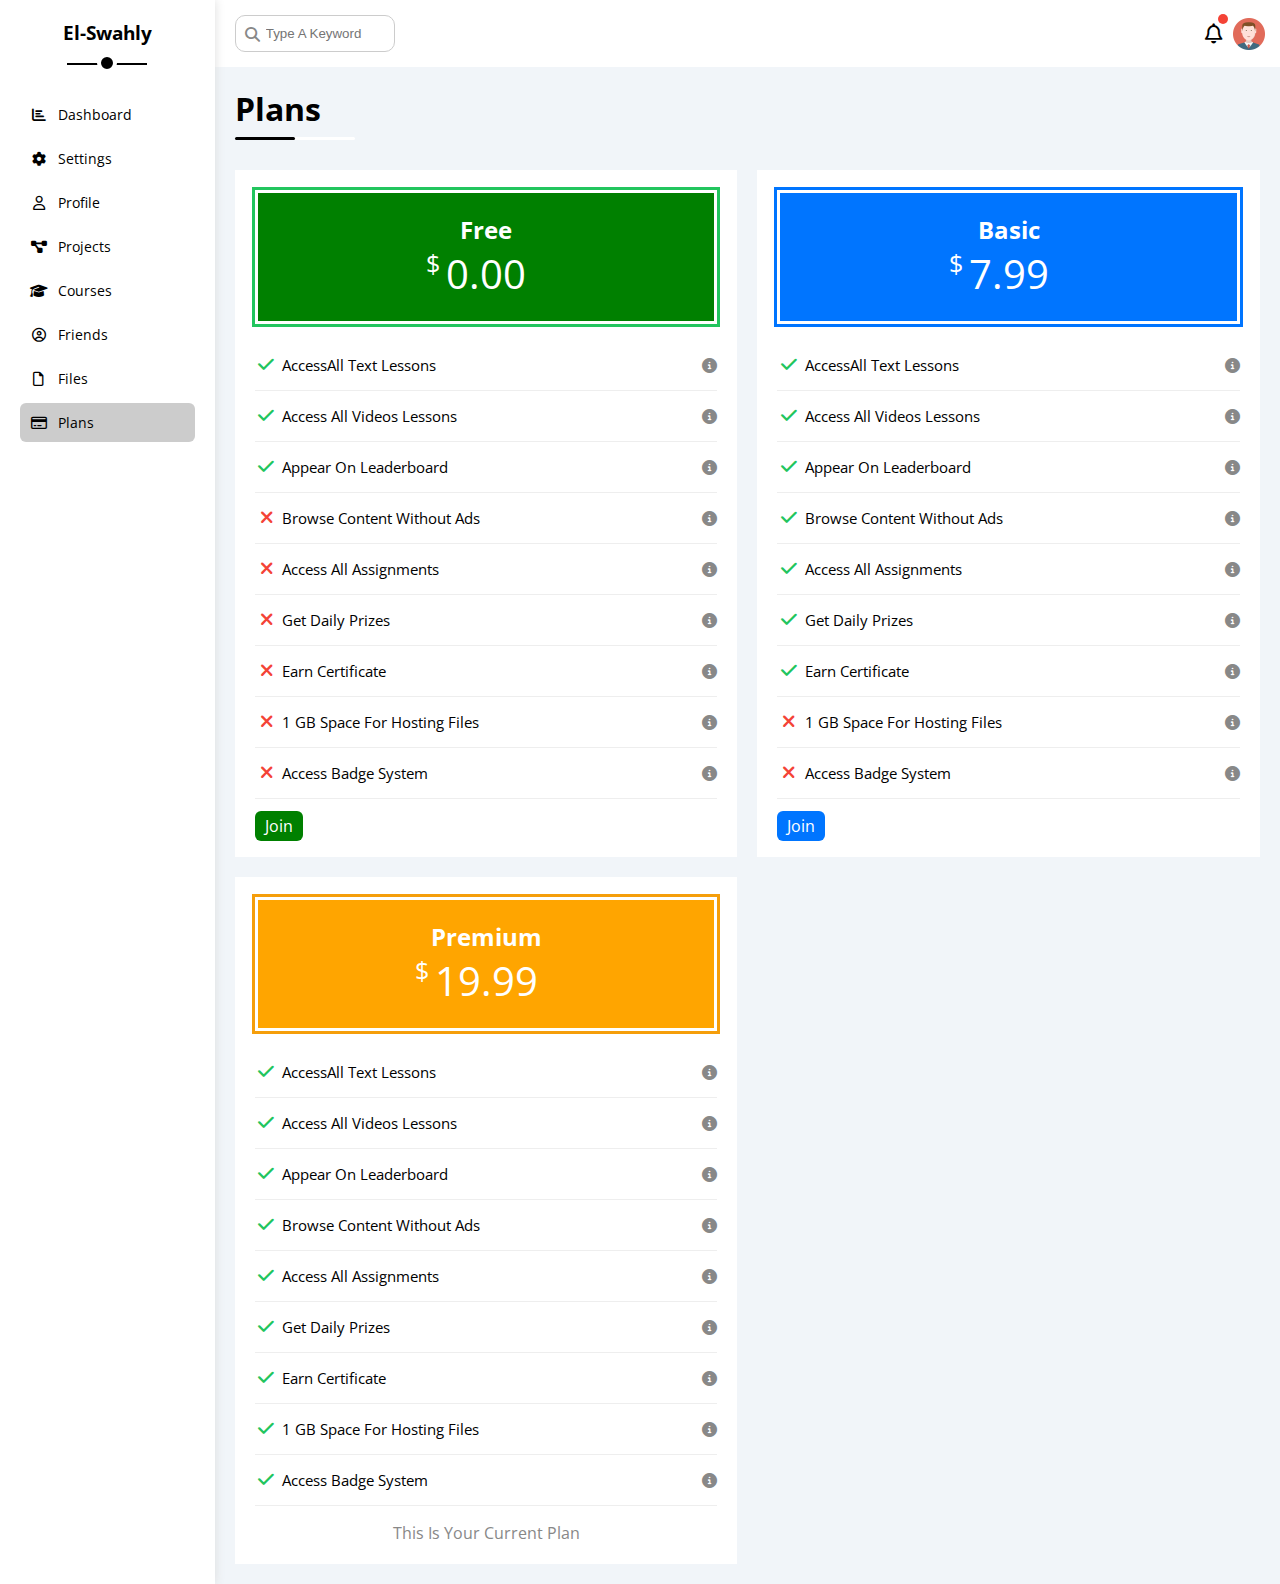
<file: plans.html>
<!DOCTYPE html>
<html lang="en">

<head>
  <meta charset="UTF-8">
  <meta name="viewport" content="width=device-width, initial-scale=1.0">
  <title>Plans</title>
  <link rel="stylesheet" href="css/all.min.css">
  <link rel="stylesheet" href="css/framework.css">
  <link rel="stylesheet" href="css/main.css">
  <link rel="preconnect" href="https://fonts.googleapis.com">
  <link rel="preconnect" href="https://fonts.gstatic.com" crossorigin>
  <link
    href="https://fonts.googleapis.com/css2?family=Cairo:wght@200..1000&family=Open+Sans:ital,wght@0,300..800;1,300..800&family=Poppins:ital,wght@0,100;0,200;0,300;0,400;0,500;0,600;0,700;0,800;0,900;1,100;1,200;1,300;1,400;1,500;1,600;1,700;1,800;1,900&family=Work+Sans:ital,wght@0,100..900;1,100..900&display=swap"
    rel="stylesheet">
</head>

<body>
  <div class="page d-flex">
    <div class="sidebar bg-white p-20 p-relative">
      <h3 class="p-relative txt-c mt-0">El-Swahly</h3>
      <ul>
        <li>
          <a class=" p-10 fs-14 align-center c-black rad-6 d-flex " href="index.html">
            <i class="fa-solid fa-chart-bar fa-fw"></i>
            <span class="hide-mobile">Dashboard</span>
          </a>
        </li>
        <li>
          <a class=" p-10 fs-14 align-center c-black rad-6 d-flex " href="settings.html">
            <i class="fa-solid fa-gear fa-fw"></i>
            <span class="hide-mobile">Settings</span>
          </a>
        </li>
        <li>
          <a class="p-10 fs-14 align-center c-black rad-6 d-flex " href="profile.html">
            <i class="fa-regular fa-user fa-fw"></i>
            <span class="hide-mobile">Profile</span>
          </a>
        </li>
        <li>
          <a class="p-10 fs-14 align-center c-black rad-6 d-flex " href="projects.html">
            <i class="fa-solid fa-diagram-project fa-fw"></i>
            <span class="hide-mobile">Projects</span>
          </a>
        </li>
        <li>
          <a class="p-10 fs-14 align-center c-black rad-6 d-flex " href="courses.html">
            <i class="fa-solid fa-graduation-cap fa-fw"></i>
            <span class="hide-mobile">Courses</span>
          </a>
        </li>
        <li>
          <a class="p-10 fs-14 align-center c-black rad-6 d-flex " href="friends.html">
            <i class="fa-regular fa-circle-user fa-fw"></i>
            <span class="hide-mobile">Friends</span>
          </a>
        </li>
        <li>
          <a class="p-10 fs-14 align-center c-black rad-6 d-flex " href="files.html">
            <i class="fa-regular fa-file fa-fw"></i>
            <span class="hide-mobile">Files</span>
          </a>
        </li>
        <li>
          <a class="active p-10 fs-14 align-center c-black rad-6 d-flex " href="plans.html">
            <i class="fa-regular fa-credit-card fa-fw"></i>
            <span class="hide-mobile">Plans</span>
          </a>
        </li>
      </ul>
    </div>
    <div class="content w-full">
      <!-- Start Head -->
      <div class="head bg-white p-15 between-flex">
        <div class="search p-relative">
          <input class="p-10 b-1 rad-10 " type="search" placeholder="Type A Keyword">
        </div>
        <div class="icons d-flex align-center">
          <span class="notification p-relative">
            <i class="fa-regular fa-bell fa-lg"></i>
          </span>
          <img src="image/avatar.png" alt="image">
        </div>
      </div>
      <!-- End Head -->
      <h1 class="p-relative">Plans</h1>
      <div class="plans-page d-grid m-20 gap-20">
        <div class="plan green bg-white p-20">
          <div class="top bg-green txt-c p-20">
            <h2 class="m-0 c-white">Free</h2>
            <div class="price c-white "><span>$</span>0.00</div>
          </div>
          <ul>
            <li>
              <i class="fa-solid fa-check fa-fw yes"></i>
              <span>AccessAll Text Lessons</span>
              <i class="fa-solid fa-circle-info help"></i>
            </li>
            <li>
              <i class="fa-solid fa-check fa-fw yes"></i>
              <span>Access All Videos Lessons</span>
              <i class="fa-solid fa-circle-info help"></i>
            </li>
            <li>
              <i class="fa-solid fa-check fa-fw yes"></i>
              <span>Appear On Leaderboard</span>
              <i class="fa-solid fa-circle-info help"></i>
            </li>
            <li>
              <i class="fa-solid fa-xmark fa-fw"></i>
              <span>Browse Content Without Ads</span>
              <i class="fa-solid fa-circle-info help"></i>
            </li>
            <li>
              <i class="fa-solid fa-xmark fa-fw"></i>
              <span>Access All Assignments</span>
              <i class="fa-solid fa-circle-info help"></i>
            </li>
            <li>
              <i class="fa-solid fa-xmark fa-fw"></i>
              <span>Get Daily Prizes</span>
              <i class="fa-solid fa-circle-info help"></i>
            </li>
            <li>
              <i class="fa-solid fa-xmark fa-fw"></i>
              <span>Earn Certificate</span>
              <i class="fa-solid fa-circle-info help"></i>
            </li>
            <li>
              <i class="fa-solid fa-xmark fa-fw"></i>
              <span>1 GB Space For Hosting Files</span>
              <i class="fa-solid fa-circle-info help"></i>
            </li>
            <li>
              <i class="fa-solid fa-xmark fa-fw"></i>
              <span>Access Badge System</span>
              <i class="fa-solid fa-circle-info help"></i>
            </li>
          </ul>
          <a class="btn-shape bg-green c-white w-fit" href="#">Join</a>
        </div>
        
        <div class="plan blue bg-white p-20">
          <div class="top bg-blue txt-c p-20">
            <h2 class="m-0 c-white">Basic</h2>
            <div class="price c-white "><span>$</span>7.99</div>
          </div>
          <ul>
            <li>
              <i class="fa-solid fa-check fa-fw yes"></i>
              <span>AccessAll Text Lessons</span>
              <i class="fa-solid fa-circle-info help"></i>
            </li>
            <li>
              <i class="fa-solid fa-check fa-fw yes"></i>
              <span>Access All Videos Lessons</span>
              <i class="fa-solid fa-circle-info help"></i>
            </li>
            <li>
              <i class="fa-solid fa-check fa-fw yes"></i>
              <span>Appear On Leaderboard</span>
              <i class="fa-solid fa-circle-info help"></i>
            </li>
            <li>
              <i class="fa-solid fa-check fa-fw yes"></i>
              <span>Browse Content Without Ads</span>
              <i class="fa-solid fa-circle-info help"></i>
            </li>
            <li>
              <i class="fa-solid fa-check fa-fw yes"></i>
              <span>Access All Assignments</span>
              <i class="fa-solid fa-circle-info help"></i>
            </li>
            <li>
              <i class="fa-solid fa-check fa-fw yes"></i>
              <span>Get Daily Prizes</span>
              <i class="fa-solid fa-circle-info help"></i>
            </li>
            <li>
              <i class="fa-solid fa-check fa-fw yes"></i>
              <span>Earn Certificate</span>
              <i class="fa-solid fa-circle-info help"></i>
            </li>
            <li>
              <i class="fa-solid fa-xmark fa-fw"></i>
              <span>1 GB Space For Hosting Files</span>
              <i class="fa-solid fa-circle-info help"></i>
            </li>
            <li>
              <i class="fa-solid fa-xmark fa-fw"></i>
              <span>Access Badge System</span>
              <i class="fa-solid fa-circle-info help"></i>
            </li>
          </ul>
          <a class="btn-shape bg-blue c-white w-fit" href="#">Join</a>
        </div>

        <div class="plan orange bg-white p-20">
          <div class="top bg-orange txt-c p-20">
            <h2 class="m-0 c-white">Premium</h2>
            <div class="price c-white "><span>$</span>19.99</div>
          </div>
          <ul>
            <li>
              <i class="fa-solid fa-check fa-fw yes"></i>
              <span>AccessAll Text Lessons</span>
              <i class="fa-solid fa-circle-info help"></i>
            </li>
            <li>
              <i class="fa-solid fa-check fa-fw yes"></i>
              <span>Access All Videos Lessons</span>
              <i class="fa-solid fa-circle-info help"></i>
            </li>
            <li>
              <i class="fa-solid fa-check fa-fw yes"></i>
              <span>Appear On Leaderboard</span>
              <i class="fa-solid fa-circle-info help"></i>
            </li>
            <li>
              <i class="fa-solid fa-check fa-fw yes"></i>
              <span>Browse Content Without Ads</span>
              <i class="fa-solid fa-circle-info help"></i>
            </li>
            <li>
              <i class="fa-solid fa-check fa-fw yes"></i>
              <span>Access All Assignments</span>
              <i class="fa-solid fa-circle-info help"></i>
            </li>
            <li>
              <i class="fa-solid fa-check fa-fw yes"></i>
              <span>Get Daily Prizes</span>
              <i class="fa-solid fa-circle-info help"></i>
            </li>
            <li>
              <i class="fa-solid fa-check fa-fw yes"></i>
              <span>Earn Certificate</span>
              <i class="fa-solid fa-circle-info help"></i>
            </li>
            <li>
              <i class="fa-solid fa-check fa-fw yes"></i>
              <span>1 GB Space For Hosting Files</span>
              <i class="fa-solid fa-circle-info help"></i>
            </li>
            <li>
              <i class="fa-solid fa-check fa-fw yes"></i>
              <span>Access Badge System</span>
              <i class="fa-solid fa-circle-info help"></i>
            </li>
          </ul>
          <p class="c-grey txt-c m-0">This Is Your Current Plan</p>
        </div>
      </div>
    </div>
  </div>
</body>

</html>
</file>
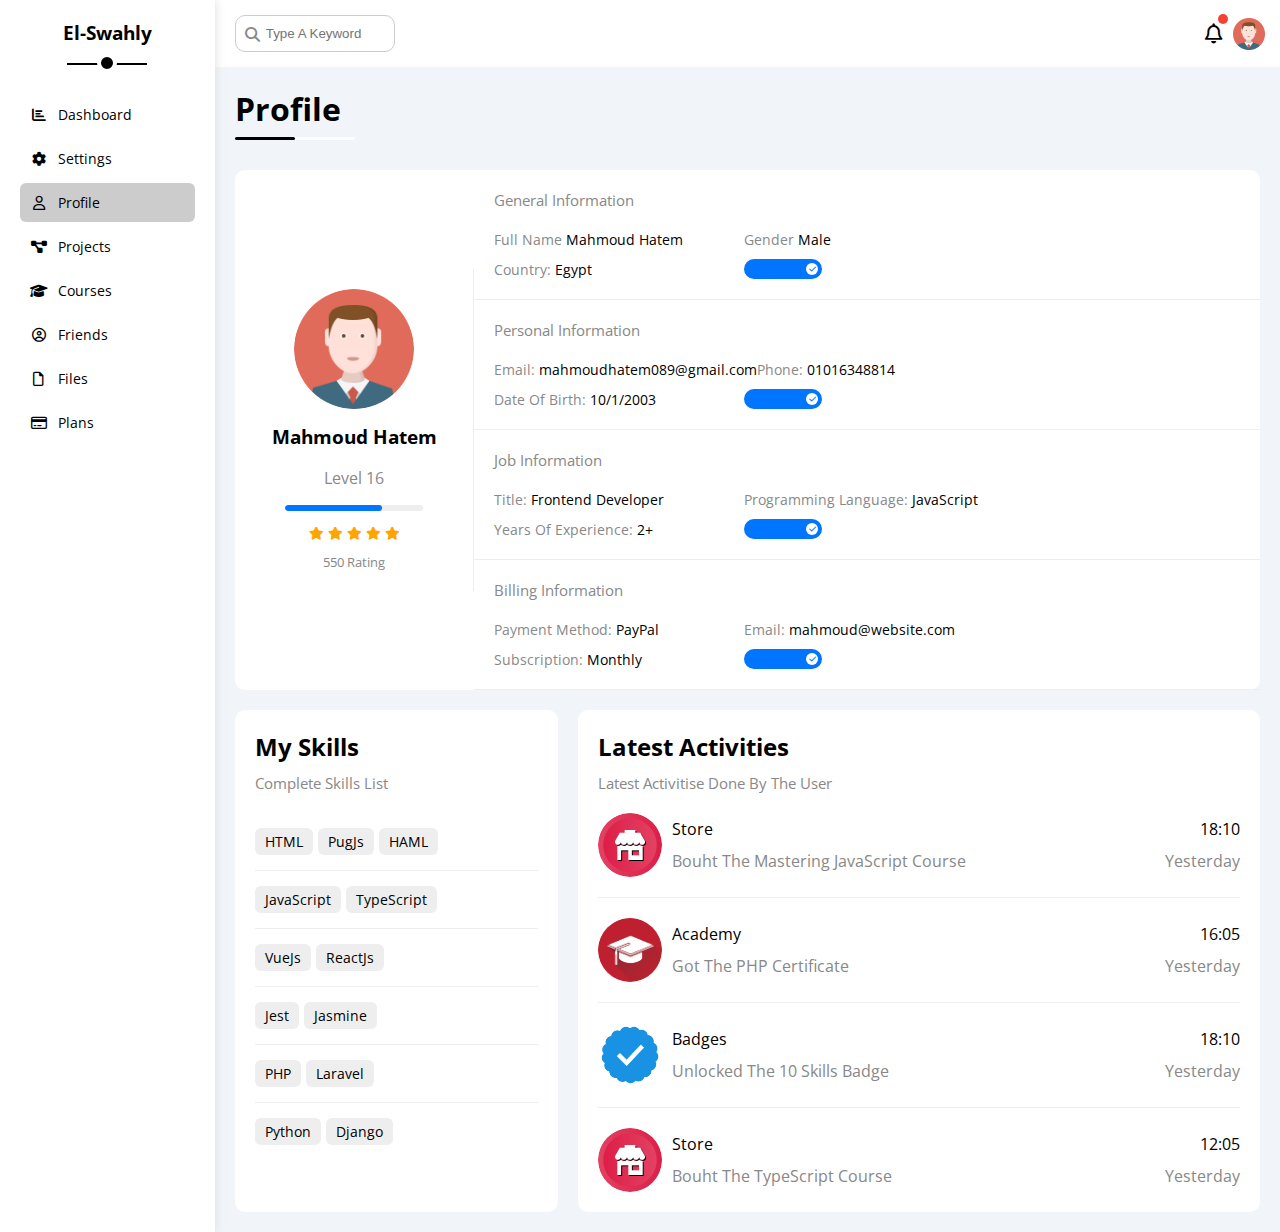
<file: profile.html>
<!DOCTYPE html>
<html lang="en">

<head>
  <meta charset="UTF-8">
  <meta name="viewport" content="width=device-width, initial-scale=1.0">
  <title>profile</title>
  <link rel="stylesheet" href="css/all.min.css">
  <link rel="stylesheet" href="css/framework.css">
  <link rel="stylesheet" href="css/main.css">
  <link rel="preconnect" href="https://fonts.googleapis.com">
  <link rel="preconnect" href="https://fonts.gstatic.com" crossorigin>
  <link
    href="https://fonts.googleapis.com/css2?family=Cairo:wght@200..1000&family=Open+Sans:ital,wght@0,300..800;1,300..800&family=Poppins:ital,wght@0,100;0,200;0,300;0,400;0,500;0,600;0,700;0,800;0,900;1,100;1,200;1,300;1,400;1,500;1,600;1,700;1,800;1,900&family=Work+Sans:ital,wght@0,100..900;1,100..900&display=swap"
    rel="stylesheet">
</head>

<body>
  <div class="page d-flex">
    <div class="sidebar bg-white p-20 p-relative">
      <h3 class="p-relative txt-c mt-0">El-Swahly</h3>
      <ul>
        <li>
          <a class=" p-10 fs-14 align-center c-black rad-6 d-flex " href="index.html">
            <i class="fa-solid fa-chart-bar fa-fw"></i>
            <span class="hide-mobile">Dashboard</span>
          </a>
        </li>
        <li>
          <a class=" p-10 fs-14 align-center c-black rad-6 d-flex " href="settings.html">
            <i class="fa-solid fa-gear fa-fw"></i>
            <span class="hide-mobile">Settings</span>
          </a>
        </li>
        <li>
          <a class="active p-10 fs-14 align-center c-black rad-6 d-flex " href="profile.html">
            <i class="fa-regular fa-user fa-fw"></i>
            <span class="hide-mobile">Profile</span>
          </a>
        </li>
        <li>
          <a class=" p-10 fs-14 align-center c-black rad-6 d-flex " href="projects.html">
            <i class="fa-solid fa-diagram-project fa-fw"></i>
            <span class="hide-mobile">Projects</span>
          </a>
        </li>
        <li>
          <a class=" p-10 fs-14 align-center c-black rad-6 d-flex " href="courses.html">
            <i class="fa-solid fa-graduation-cap fa-fw"></i>
            <span class="hide-mobile">Courses</span>
          </a>
        </li>
        <li>
          <a class=" p-10 fs-14 align-center c-black rad-6 d-flex " href="frineds.html">
            <i class="fa-regular fa-circle-user fa-fw"></i>
            <span class="hide-mobile">Friends</span>
          </a>
        </li>
        <li>
          <a class=" p-10 fs-14 align-center c-black rad-6 d-flex " href="files.html">
            <i class="fa-regular fa-file fa-fw"></i>
            <span class="hide-mobile">Files</span>
          </a>
        </li>
        <li>
          <a class=" p-10 fs-14 align-center c-black rad-6 d-flex " href="plans.html">
            <i class="fa-regular fa-credit-card fa-fw"></i>
            <span class="hide-mobile">Plans</span>
          </a>
        </li>
      </ul>
    </div>
    <div class="content w-full">
      <!-- Start Head -->
      <div class="head bg-white p-15 between-flex">
        <div class="search p-relative">
          <input class="p-10 b-1 rad-10 " type="search" placeholder="Type A Keyword">
        </div>
        <div class="icons d-flex align-center">
          <span class="notification p-relative">
            <i class="fa-regular fa-bell fa-lg"></i>
          </span>
          <img src="image/avatar.png" alt="image">
        </div>
      </div>
      <!-- End Head -->
      <h1 class="p-relative">Profile</h1>
      <div class="profile-page m-20">
        <!-- Start overview -->
        <div class="overview bg-white rad-10 d-flex align-center">
          <div class="avatar-box txt-c p-20">
            <img class="rad-half mb-10" src="image/avatar.png" alt="imge">
            <h3 class="mt-0">Mahmoud Hatem</h3>
            <p class="c-grey mt-10">Level 16</p>
            <div class="level rad-6 bg-eee p-relative">
              <span style="width:70%"></span>
            </div>
            <div class="rating mt-10 mb-10">
              <i class="fa-solid fa-star c-orange fs-13"></i>
              <i class="fa-solid fa-star c-orange fs-13"></i>
              <i class="fa-solid fa-star c-orange fs-13"></i>
              <i class="fa-solid fa-star c-orange fs-13"></i>
              <i class="fa-solid fa-star c-orange fs-13"></i>
            </div>
            <p class="c-grey m-0 fs-13">550 Rating</p>
          </div>
          <div class="info-box w-full txt-c-mobile">
            <!-- Start Information Row -->
            <div class="box p-20 d-flex align-center">
              <h4 class="c-grey fs-15 m-0 w-full mb-10">General Information</h4>
              <div class="fs-14">
                <span class="c-grey">Full Name</span>
                <span>Mahmoud Hatem</span>
              </div>
              <div class="fs-14">
                <span class="c-grey">Gender</span>
                <span>Male</span>
              </div>
              <div class="fs-14">
                <span class="c-grey">Country: </span>
                <span>Egypt</span>
              </div>
              <div class="fs-14">
                <label>
                  <input class="toggle-checkbox" type="checkbox" checked>
                  <div class="toggle-switch"></div>
                </label>
              </div>
            </div>
            <!-- End Information Row -->
            <!-- Start Information Row -->
            <div class="box p-20 d-flex align-center">
              <h4 class="c-grey fs-15 m-0 w-full mb-10">Personal Information</h4>
              <div class="fs-14">
                <span class="c-grey">Email: </span>
                <span>mahmoudhatem089@gmail.com</span>
              </div>
              <div class="fs-14">
                <span class="c-grey">Phone:</span>
                <span>01016348814</span>
              </div>
              <div class="fs-14">
                <span class="c-grey">Date Of Birth: </span>
                <span>10/1/2003</span>
              </div>
              <div class="fs-14">
                <label>
                  <input class="toggle-checkbox" type="checkbox" checked>
                  <div class="toggle-switch"></div>
                </label>
              </div>
            </div>
            <!-- End Information Row -->
            <!-- Start Information Row -->
            <div class="box p-20 d-flex align-center">
              <h4 class="c-grey fs-15 m-0 w-full mb-10">Job Information</h4>
              <div class="fs-14">
                <span class="c-grey">Title: </span>
                <span>Frontend Developer</span>
              </div>
              <div class="fs-14">
                <span class="c-grey">Programming Language:</span>
                <span>JavaScript</span>
              </div>
              <div class="fs-14">
                <span class="c-grey">Years Of Experience: </span>
                <span>2+</span>
              </div>
              <div class="fs-14">
                <label>
                  <input class="toggle-checkbox" type="checkbox" checked>
                  <div class="toggle-switch"></div>
                </label>
              </div>
            </div>
            <!-- End Information Row -->
            <!-- Start Information Row -->
            <div class="box p-20 d-flex align-center">
              <h4 class="c-grey fs-15 m-0 w-full mb-10">Billing Information</h4>
              <div class="fs-14">
                <span class="c-grey">Payment Method: </span>
                <span>PayPal</span>
              </div>
              <div class="fs-14">
                <span class="c-grey">Email:</span>
                <span>mahmoud@website.com</span>
              </div>
              <div class="fs-14">
                <span class="c-grey">Subscription: </span>
                <span>Monthly</span>
              </div>
              <div class="fs-14">
                <label>
                  <input class="toggle-checkbox" type="checkbox" checked>
                  <div class="toggle-switch"></div>
                </label>
              </div>
            </div>
            <!-- End Information Row -->
          </div>
        </div>
        <!-- End overview -->
        <!-- Start Other Date -->
        <div class="other-date d-flex gap-20">
          <div class="skils-card p-20 bg-white rad-10 mt-20">
            <h2 class="mt-0 mb-10">My Skills</h2>
            <p class="mt-0 mb-20 c-grey fs-15">Complete Skills List</p>
            <ul class="m-0 txt-c-mobile">
              <li><span>HTML</span><span>PugJs</span><span>HAML</span></li>
              <li><span>JavaScript</span><span>TypeScript</span></li>
              <li><span>VueJs</span><span>ReactJs</span></li>
              <li><span>Jest</span><span>Jasmine</span></li>
              <li><span>PHP</span><span>Laravel</span></li>
              <li><span>Python</span><span>Django</span></li>
            </ul>
          </div>
          <div class="activities p-20 bg-white rad-10 mt-20">
            <h2 class="mt-0 mb-10">Latest Activities</h2>
            <p class="mt-0 mb-20 c-grey fs-15"> Latest Activitise Done By The User</p>
            
            <div class="activity d-flex align-center txt-c-mobile">
              <img src="image/activity-01.png" alt="">
              <div class="info">
                <span class="d-block mb-10">Store</span>
                <span class="c-grey">Bouht The Mastering JavaScript Course</span>
              </div>
              <div class="date">
                <span class="d-block mb-10">18:10</span>
                <span class="c-grey">Yesterday</span>
              </div>
            </div>
            <div class="activity d-flex align-center txt-c-mobile">
              <img src="image/activity-02.png" alt="">
              <div class="info">
                <span class="d-block mb-10">Academy</span>
                <span class="c-grey">Got The PHP Certificate</span>
              </div>
              <div class="date">
                <span class="d-block mb-10">16:05</span>
                <span class="c-grey">Yesterday</span>
              </div>
            </div>
            <div class="activity d-flex align-center txt-c-mobile">
              <img src="image/activity-03.png" alt="">
              <div class="info">
                <span class="d-block mb-10">Badges</span>
                <span class="c-grey">Unlocked The 10 Skills Badge</span>
              </div>
              <div class="date">
                <span class="d-block mb-10">18:10</span>
                <span class="c-grey">Yesterday</span>
              </div>
            </div>
            <div class="activity d-flex align-center txt-c-mobile">
              <img src="image/activity-01.png" alt="">
              <div class="info">
                <span class="d-block mb-10">Store</span>
                <span class="c-grey">Bouht The TypeScript Course</span>
              </div>
              <div class="date">
                <span class="d-block mb-10">12:05</span>
                <span class="c-grey">Yesterday</span>
              </div>
            </div>
          </div>
        </div>
        <!-- End Other Date -->
      </div>
    </div>
  </div>
</body>

</html>

<!-- <label>
  <input class="toggle-checkbox" type="checkbox" checked>
  <div class="toggle-switch"></div>
</label> -->
</file>
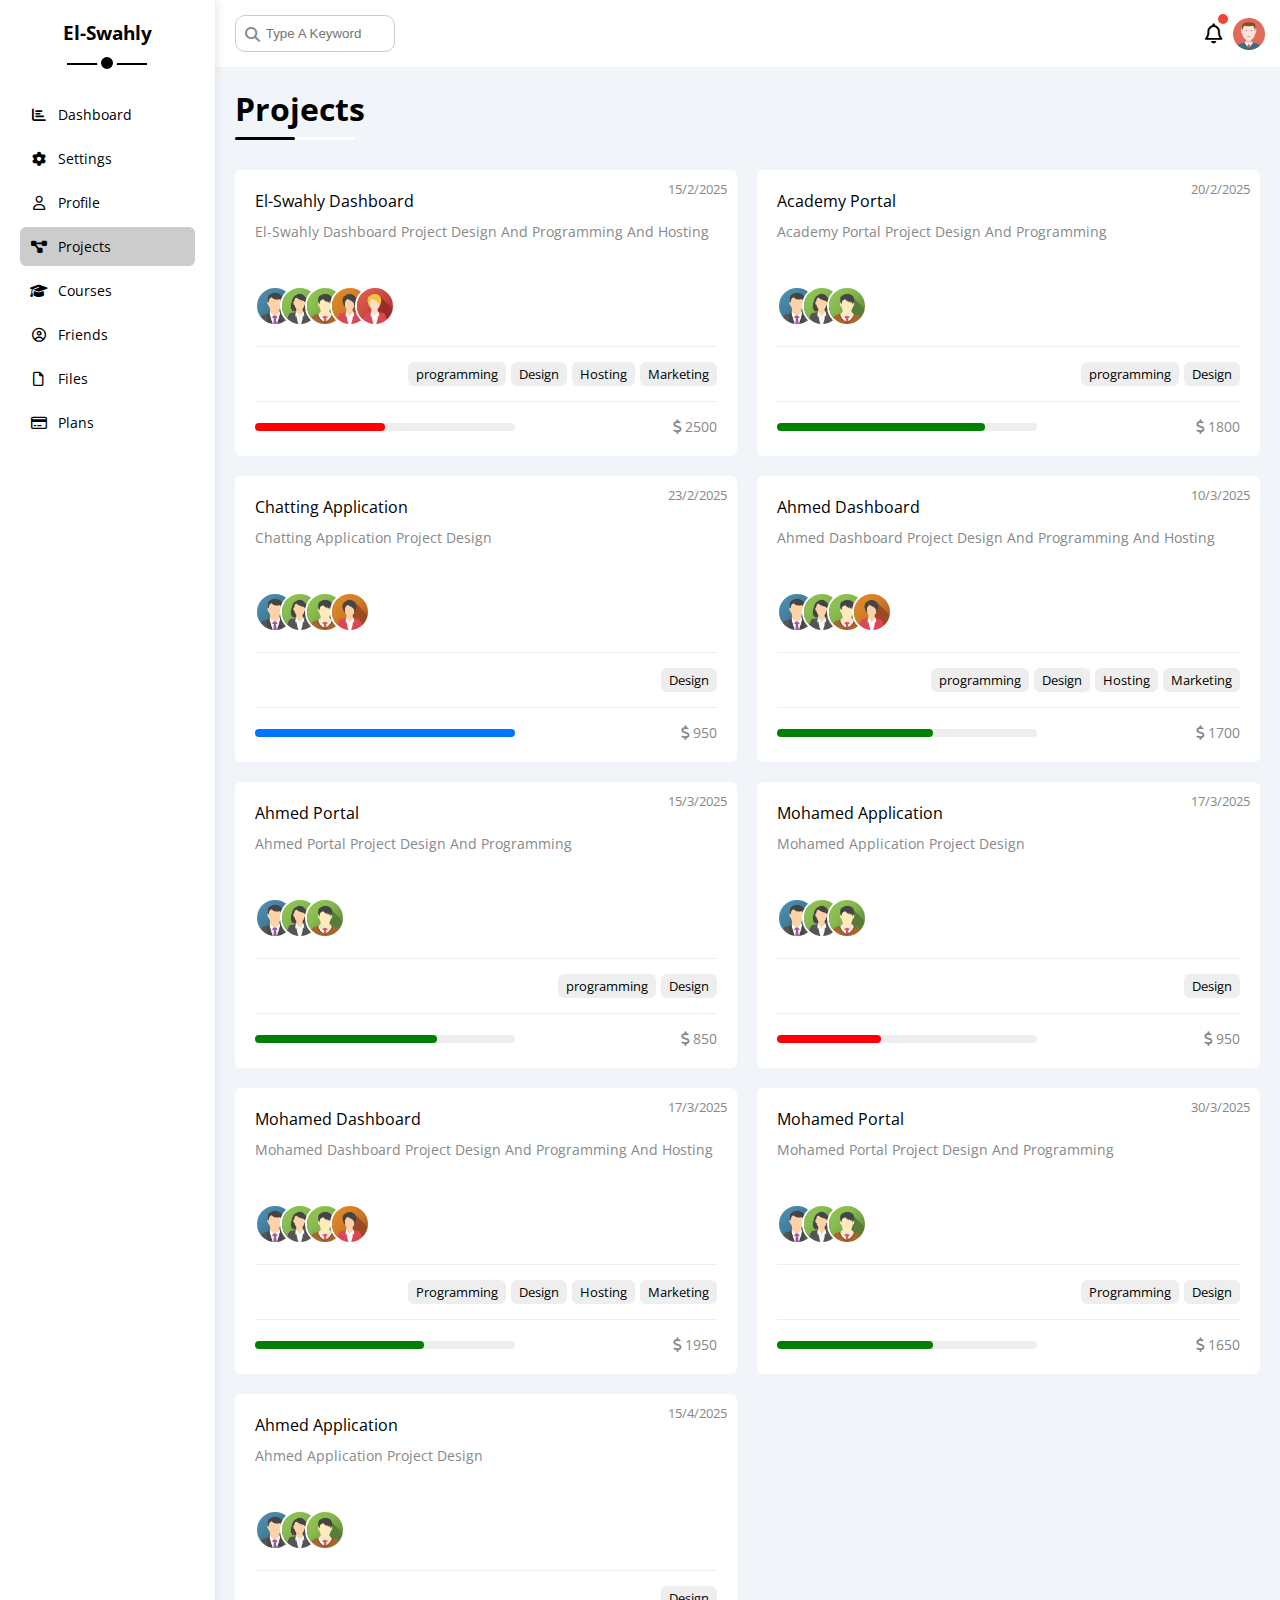
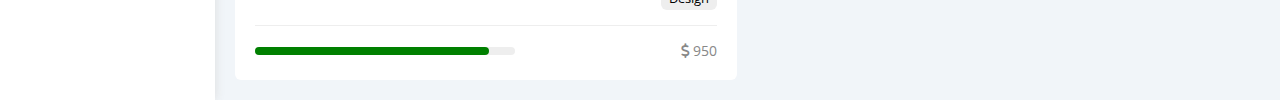
<file: projects.html>
<!DOCTYPE html>
<html lang="en">

<head>
  <meta charset="UTF-8">
  <meta name="viewport" content="width=device-width, initial-scale=1.0">
  <title>Projects</title>
  <link rel="stylesheet" href="css/all.min.css">
  <link rel="stylesheet" href="css/framework.css">
  <link rel="stylesheet" href="css/main.css">
  <link rel="preconnect" href="https://fonts.googleapis.com">
  <link rel="preconnect" href="https://fonts.gstatic.com" crossorigin>
  <link
    href="https://fonts.googleapis.com/css2?family=Cairo:wght@200..1000&family=Open+Sans:ital,wght@0,300..800;1,300..800&family=Poppins:ital,wght@0,100;0,200;0,300;0,400;0,500;0,600;0,700;0,800;0,900;1,100;1,200;1,300;1,400;1,500;1,600;1,700;1,800;1,900&family=Work+Sans:ital,wght@0,100..900;1,100..900&display=swap"
    rel="stylesheet">
</head>

<body>
  <div class="page d-flex">
    <div class="sidebar bg-white p-20 p-relative">
      <h3 class="p-relative txt-c mt-0">El-Swahly</h3>
      <ul>
        <li>
          <a class=" p-10 fs-14 align-center c-black rad-6 d-flex " href="index.html">
            <i class="fa-solid fa-chart-bar fa-fw"></i>
            <span class="hide-mobile">Dashboard</span>
          </a>
        </li>
        <li>
          <a class=" p-10 fs-14 align-center c-black rad-6 d-flex " href="settings.html">
            <i class="fa-solid fa-gear fa-fw"></i>
            <span class="hide-mobile">Settings</span>
          </a>
        </li>
        <li>
          <a class="p-10 fs-14 align-center c-black rad-6 d-flex " href="profile.html">
            <i class="fa-regular fa-user fa-fw"></i>
            <span class="hide-mobile">Profile</span>
          </a>
        </li>
        <li>
          <a class="active p-10 fs-14 align-center c-black rad-6 d-flex " href="projects.html">
            <i class="fa-solid fa-diagram-project fa-fw"></i>
            <span class="hide-mobile">Projects</span>
          </a>
        </li>
        <li>
          <a class=" p-10 fs-14 align-center c-black rad-6 d-flex " href="courses.html">
            <i class="fa-solid fa-graduation-cap fa-fw"></i>
            <span class="hide-mobile">Courses</span>
          </a>
        </li>
        <li>
          <a class=" p-10 fs-14 align-center c-black rad-6 d-flex " href="frineds.html">
            <i class="fa-regular fa-circle-user fa-fw"></i>
            <span class="hide-mobile">Friends</span>
          </a>
        </li>
        <li>
          <a class=" p-10 fs-14 align-center c-black rad-6 d-flex " href="files.html">
            <i class="fa-regular fa-file fa-fw"></i>
            <span class="hide-mobile">Files</span>
          </a>
        </li>
        <li>
          <a class=" p-10 fs-14 align-center c-black rad-6 d-flex " href="plans.html">
            <i class="fa-regular fa-credit-card fa-fw"></i>
            <span class="hide-mobile">Plans</span>
          </a>
        </li>
      </ul>
    </div>
    <div class="content w-full">
      <!-- Start Head -->
      <div class="head bg-white p-15 between-flex">
        <div class="search p-relative">
          <input class="p-10 b-1 rad-10 " type="search" placeholder="Type A Keyword">
        </div>
        <div class="icons d-flex align-center">
          <span class="notification p-relative">
            <i class="fa-regular fa-bell fa-lg"></i>
          </span>
          <img src="image/avatar.png" alt="image">
        </div>
      </div>
      <!-- End Head -->
      <h1 class="p-relative">Projects</h1>
      <div class="projects-page d-grid m-20 gap-20">
        <div class="project bg-white p-20 rad-6 p-relative">
          <span class="date fs-13 c-grey ">15/2/2025</span>
          <h4 class="m-0">El-Swahly Dashboard</h4>
          <p class="c-grey mt-10 mb-10 fs-14">El-Swahly Dashboard Project Design And Programming And Hosting</p>
          <div class="team">
            <a href="#"><img src="image/team-01.png" alt="Image"></a>
            <a href="#"><img src="image/team-02.png" alt="Image"></a>
            <a href="#"><img src="image/team-03.png" alt="Image"></a>
            <a href="#"><img src="image/team-04.png" alt="Image"></a>
            <a href="#"><img src="image/team-05.png" alt="Image"></a>
          </div>
          <div class="do d-flex">
            <span class="fs-13 rad-6 bg-eee">programming</span>
            <span class="fs-13 rad-6 bg-eee">Design</span>
            <span class="fs-13 rad-6 bg-eee">Hosting</span>
            <span class="fs-13 rad-6 bg-eee">Marketing</span>
          </div>
          <div class="info between-flex">
            <div class="prog bg-eee">
              <span class="bg-red" style="width: 50%"></span>
            </div>
            <div class="fs-14 c-grey">
              <i class="fa-solid fa-dollar-sign"></i>
              2500
            </div>
          </div>
        </div>
        <div class="project bg-white p-20 rad-6 p-relative">
          <span class="date fs-13 c-grey ">20/2/2025</span>
          <h4 class="m-0">Academy Portal</h4>
          <p class="c-grey mt-10 mb-10 fs-14">Academy Portal Project Design And Programming</p>
          <div class="team">
            <a href="#"><img src="image/team-01.png" alt="Image"></a>
            <a href="#"><img src="image/team-02.png" alt="Image"></a>
            <a href="#"><img src="image/team-03.png" alt="Image"></a>
          </div>
          <div class="do d-flex">
            <span class="fs-13 rad-6 bg-eee">programming</span>
            <span class="fs-13 rad-6 bg-eee">Design</span>
          </div>
          <div class="info between-flex">
            <div class="prog bg-eee">
              <span class="bg-green" style="width: 80%"></span>
            </div>
            <div class="fs-14 c-grey">
              <i class="fa-solid fa-dollar-sign"></i>
              1800
            </div>
          </div>
        </div>
        <div class="project bg-white p-20 rad-6 p-relative">
          <span class="date fs-13 c-grey ">23/2/2025</span>
          <h4 class="m-0">Chatting Application</h4>
          <p class="c-grey mt-10 mb-10 fs-14">Chatting Application Project Design</p>
          <div class="team">
            <a href="#"><img src="image/team-01.png" alt="Image"></a>
            <a href="#"><img src="image/team-02.png" alt="Image"></a>
            <a href="#"><img src="image/team-03.png" alt="Image"></a>
            <a href="#"><img src="image/team-04.png" alt="Image"></a>
          </div>
          <div class="do d-flex">
            <span class="fs-13 rad-6 bg-eee">Design</span>
          </div>
          <div class="info between-flex">
            <div class="prog bg-eee">
              <span class="bg-blue" style="width: 100%"></span>
            </div>
            <div class="fs-14 c-grey">
              <i class="fa-solid fa-dollar-sign"></i>
              950
            </div>
          </div>
        </div>
        <div class="project bg-white p-20 rad-6 p-relative">
          <span class="date fs-13 c-grey ">10/3/2025</span>
          <h4 class="m-0">Ahmed Dashboard</h4>
          <p class="c-grey mt-10 mb-10 fs-14">Ahmed Dashboard Project Design And Programming And Hosting</p>
          <div class="team">
            <a href="#"><img src="image/team-01.png" alt="Image"></a>
            <a href="#"><img src="image/team-02.png" alt="Image"></a>
            <a href="#"><img src="image/team-03.png" alt="Image"></a>
            <a href="#"><img src="image/team-04.png" alt="Image"></a>
          </div>
          <div class="do d-flex">
            <span class="fs-13 rad-6 bg-eee">programming</span>
            <span class="fs-13 rad-6 bg-eee">Design</span>
            <span class="fs-13 rad-6 bg-eee">Hosting</span>
            <span class="fs-13 rad-6 bg-eee">Marketing</span>
          </div>
          <div class="info between-flex">
            <div class="prog bg-eee">
              <span class="bg-green" style="width: 60%"></span>
            </div>
            <div class="fs-14 c-grey">
              <i class="fa-solid fa-dollar-sign"></i>
              1700
            </div>
          </div>
        </div>
        <div class="project bg-white p-20 rad-6 p-relative">
          <span class="date fs-13 c-grey ">15/3/2025</span>
          <h4 class="m-0">Ahmed Portal</h4>
          <p class="c-grey mt-10 mb-10 fs-14">Ahmed Portal Project Design And Programming</p>
          <div class="team">
            <a href="#"><img src="image/team-01.png" alt="Image"></a>
            <a href="#"><img src="image/team-02.png" alt="Image"></a>
            <a href="#"><img src="image/team-03.png" alt="Image"></a>
          </div>
          <div class="do d-flex">
            <span class="fs-13 rad-6 bg-eee">programming</span>
            <span class="fs-13 rad-6 bg-eee">Design</span>
          </div>
          <div class="info between-flex">
            <div class="prog bg-eee">
              <span class="bg-green" style="width: 70%"></span>
            </div>
            <div class="fs-14 c-grey">
              <i class="fa-solid fa-dollar-sign"></i>
              850
            </div>
          </div>
        </div>
        <div class="project bg-white p-20 rad-6 p-relative">
          <span class="date fs-13 c-grey ">17/3/2025</span>
          <h4 class="m-0">Mohamed Application</h4>
          <p class="c-grey mt-10 mb-10 fs-14">Mohamed Application Project Design</p>
          <div class="team">
            <a href="#"><img src="image/team-01.png" alt="Image"></a>
            <a href="#"><img src="image/team-02.png" alt="Image"></a>
            <a href="#"><img src="image/team-03.png" alt="Image"></a>
          </div>
          <div class="do d-flex">
            <span class="fs-13 rad-6 bg-eee">Design</span>
          </div>
          <div class="info between-flex">
            <div class="prog bg-eee">
              <span class="bg-red" style="width: 40%"></span>
            </div>
            <div class="fs-14 c-grey">
              <i class="fa-solid fa-dollar-sign"></i>
              950
            </div>
          </div>
        </div>
        <div class="project bg-white p-20 rad-6 p-relative">
          <span class="date fs-13 c-grey ">17/3/2025</span>
          <h4 class="m-0">Mohamed Dashboard</h4>
          <p class="c-grey mt-10 mb-10 fs-14">Mohamed Dashboard Project Design And Programming And Hosting</p>
          <div class="team">
            <a href="#"><img src="image/team-01.png" alt="Image"></a>
            <a href="#"><img src="image/team-02.png" alt="Image"></a>
            <a href="#"><img src="image/team-03.png" alt="Image"></a>
            <a href="#"><img src="image/team-04.png" alt="Image"></a>
          </div>
          <div class="do d-flex">
            <span class="fs-13 rad-6 bg-eee">Programming</span>
            <span class="fs-13 rad-6 bg-eee">Design</span>
            <span class="fs-13 rad-6 bg-eee">Hosting</span>
            <span class="fs-13 rad-6 bg-eee">Marketing</span>
          </div>
          <div class="info between-flex">
            <div class="prog bg-eee">
              <span class="bg-green" style="width: 65%"></span>
            </div>
            <div class="fs-14 c-grey">
              <i class="fa-solid fa-dollar-sign"></i>
              1950
            </div>
          </div>
        </div>
        <div class="project bg-white p-20 rad-6 p-relative">
          <span class="date fs-13 c-grey ">30/3/2025</span>
          <h4 class="m-0">Mohamed Portal</h4>
          <p class="c-grey mt-10 mb-10 fs-14">Mohamed Portal Project Design And Programming</p>
          <div class="team">
            <a href="#"><img src="image/team-01.png" alt="Image"></a>
            <a href="#"><img src="image/team-02.png" alt="Image"></a>
            <a href="#"><img src="image/team-03.png" alt="Image"></a>
          </div>
          <div class="do d-flex">
            <span class="fs-13 rad-6 bg-eee">Programming</span>
            <span class="fs-13 rad-6 bg-eee">Design</span>
          </div>
          <div class="info between-flex">
            <div class="prog bg-eee">
              <span class="bg-green" style="width: 60%"></span>
            </div>
            <div class="fs-14 c-grey">
              <i class="fa-solid fa-dollar-sign"></i>
              1650
            </div>
          </div>
        </div>
        <div class="project bg-white p-20 rad-6 p-relative">
          <span class="date fs-13 c-grey ">15/4/2025</span>
          <h4 class="m-0">Ahmed Application</h4>
          <p class="c-grey mt-10 mb-10 fs-14">Ahmed Application Project Design</p>
          <div class="team">
            <a href="#"><img src="image/team-01.png" alt="Image"></a>
            <a href="#"><img src="image/team-02.png" alt="Image"></a>
            <a href="#"><img src="image/team-03.png" alt="Image"></a>
          </div>
          <div class="do d-flex">
            <span class="fs-13 rad-6 bg-eee">Design</span>
          </div>
          <div class="info between-flex">
            <div class="prog bg-eee">
              <span class="bg-green" style="width: 90%"></span>
            </div>
            <div class="fs-14 c-grey">
              <i class="fa-solid fa-dollar-sign"></i>
              950
            </div>
          </div>
        </div>
      </div>
    </div>
  </div>
</body>

</html>

<!-- <label>
  <input class="toggle-checkbox" type="checkbox" checked>
  <div class="toggle-switch"></div>
</label> -->
</file>
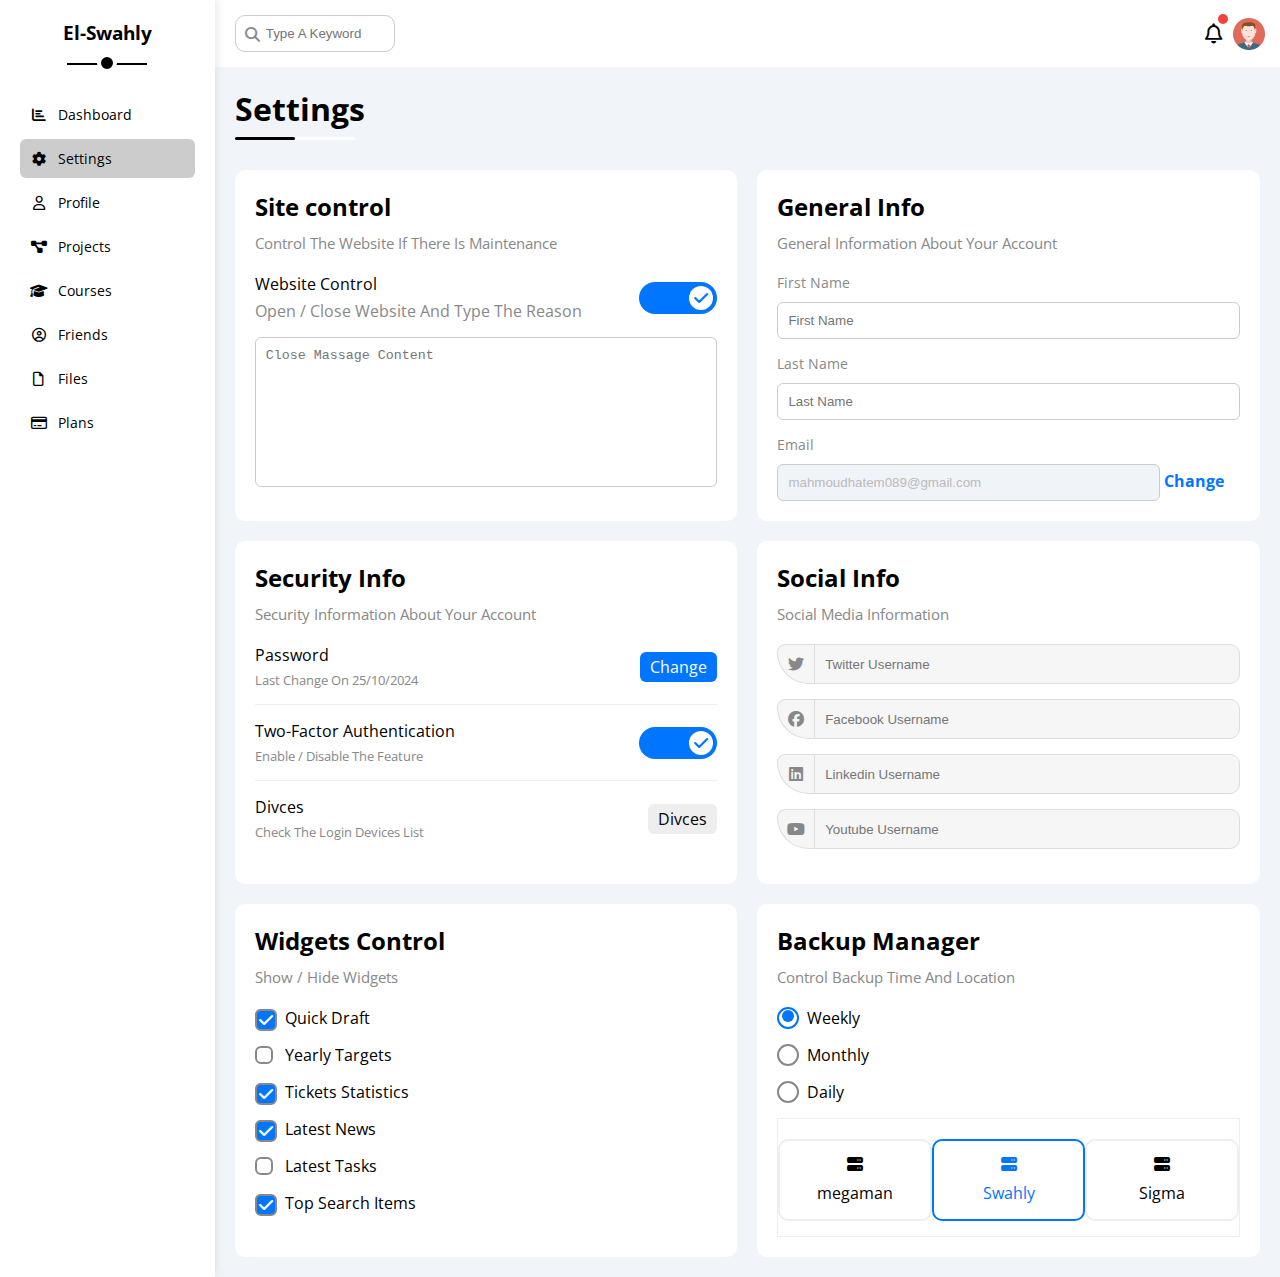
<file: settings.html>
<!DOCTYPE html>
<html lang="en">

<head>
  <meta charset="UTF-8">
  <meta name="viewport" content="width=device-width, initial-scale=1.0">
  <title>Settings</title>
  <link rel="stylesheet" href="css/all.min.css">
  <link rel="stylesheet" href="css/framework.css">
  <link rel="stylesheet" href="css/main.css">
  <link rel="preconnect" href="https://fonts.googleapis.com">
  <link rel="preconnect" href="https://fonts.gstatic.com" crossorigin>
  <link
    href="https://fonts.googleapis.com/css2?family=Cairo:wght@200..1000&family=Open+Sans:ital,wght@0,300..800;1,300..800&family=Poppins:ital,wght@0,100;0,200;0,300;0,400;0,500;0,600;0,700;0,800;0,900;1,100;1,200;1,300;1,400;1,500;1,600;1,700;1,800;1,900&family=Work+Sans:ital,wght@0,100..900;1,100..900&display=swap"
    rel="stylesheet">
</head>

<body>
  <div class="page d-flex">
    <div class="sidebar bg-white p-20 p-relative">
      <h3 class="p-relative txt-c mt-0">El-Swahly</h3>
      <ul>
        <li>
          <a class=" p-10 fs-14 align-center c-black rad-6 d-flex " href="index.html">
            <i class="fa-solid fa-chart-bar fa-fw"></i>
            <span class="hide-mobile">Dashboard</span>
          </a>
        </li>
        <li>
          <a class="active p-10 fs-14 align-center c-black rad-6 d-flex " href="settings.html">
            <i class="fa-solid fa-gear fa-fw"></i>
            <span class="hide-mobile">Settings</span>
          </a>
        </li>
        <li>
          <a class=" p-10 fs-14 align-center c-black rad-6 d-flex " href="profile.html">
            <i class="fa-regular fa-user fa-fw"></i>
            <span class="hide-mobile">Profile</span>
          </a>
        </li>
        <li>
          <a class=" p-10 fs-14 align-center c-black rad-6 d-flex " href="projects.html">
            <i class="fa-solid fa-diagram-project fa-fw"></i>
            <span class="hide-mobile">Projects</span>
          </a>
        </li>
        <li>
          <a class=" p-10 fs-14 align-center c-black rad-6 d-flex " href="courses.html">
            <i class="fa-solid fa-graduation-cap fa-fw"></i>
            <span class="hide-mobile">Courses</span>
          </a>
        </li>
        <li>
          <a class=" p-10 fs-14 align-center c-black rad-6 d-flex " href="frineds.html">
            <i class="fa-regular fa-circle-user fa-fw"></i>
            <span class="hide-mobile">Friends</span>
          </a>
        </li>
        <li>
          <a class=" p-10 fs-14 align-center c-black rad-6 d-flex " href="files.html">
            <i class="fa-regular fa-file fa-fw"></i>
            <span class="hide-mobile">Files</span>
          </a>
        </li>
        <li>
          <a class=" p-10 fs-14 align-center c-black rad-6 d-flex " href="plans.html">
            <i class="fa-regular fa-credit-card fa-fw"></i>
            <span class="hide-mobile">Plans</span>
          </a>
        </li>
      </ul>
    </div>
    <div class="content w-full">
      <!-- Start Head -->
      <div class="head bg-white p-15 between-flex">
        <div class="search p-relative">
          <input class="p-10 b-1 rad-10 " type="search" placeholder="Type A Keyword">
        </div>
        <div class="icons d-flex align-center">
          <span class="notification p-relative">
            <i class="fa-regular fa-bell fa-lg"></i>
          </span>
          <img src="image/avatar.png" alt="image">
        </div>
      </div>
      <!-- End Head -->
      <h1 class="p-relative">Settings</h1>
      <div class="settings-page m-20 d-grid gap-20">
        <!-- Starts Settings Box -->
        <div class="p-20 bg-white rad-10">
          <h2 class="mt-0 mb-10">Site control</h2>
          <p class="mt-0 mb-20 c-grey fs-15">Control The Website If There Is Maintenance</p>
          <div class="mb-15 between-flex ">
            <div class="">
              <span>Website Control</span>
              <p class="c-grey mt-5 mb-0">Open / Close Website And Type The Reason</p>
            </div>
            <div class="">
              <label>
                <input class="toggle-checkbox" type="checkbox" checked>
                <div class="toggle-switch"></div>
              </label>
            </div>
          </div>
          <textarea class="close-massage b-none p-10 rad-6 d-block" placeholder="Close Massage Content"></textarea>
        </div>
        <!-- End Settings Box -->
        <!-- Starts Settings Box -->
        <div class="p-20 bg-white rad-10">
          <h2 class="mt-0 mb-10">General Info</h2>
          <p class="mt-0 mb-20 c-grey fs-15">General Information About Your Account</p>
          <div class="mb-15">
            <label class="fs-14 c-grey d-block mb-10" for="first">First Name</label>
            <input class="b-none p-10 rad-6 d-block w-full b-1 " type="text" id="first" placeholder="First Name">
          </div>
          <div class="mb-15">
            <label class="fs-14 c-grey d-block mb-10" for="last">Last Name</label>
            <input class="b-none p-10 rad-6 d-block w-full b-1 " type="text" id="last" placeholder="Last Name">
          </div>
          <div>
            <label class="fs-14 c-grey d-block mb-10" for="email">Email</label>
            <input class="email b-none p-10 rad-6 d-block w-full b-1 " type="email" id="email"
              value="mahmoudhatem089@gmail.com" disabled>
            <a class="c-blue fw-bold" href="#">Change</a>
          </div>
        </div>
        <!-- End Settings Box -->
        <!-- Starts Settings Box -->
        <div class="p-20 bg-white rad-10">
          <h2 class="mt-0 mb-10">Security Info</h2>
          <p class="mt-0 mb-20 c-grey fs-15">Security Information About Your Account </p>
          <div class="sec-box mb-15 between-flex">
            <div>
              <span>Password</span>
              <p class="c-grey mt-5 mb-0 fs-13">Last Change On 25/10/2024</p>
            </div>
            <div>
              <a class="button bg-blue c-white btn-shape" href="#">Change</a>
            </div>
          </div>
          <div class="sec-box mb-15 between-flex">
            <div>
              <span>Two-Factor Authentication</span>
              <p class="c-grey mt-5 mb-0 fs-13">Enable / Disable The Feature</p>
            </div>
            <div>
              <label>
                <input class="toggle-checkbox" type="checkbox" checked>
                <div class="toggle-switch"></div>
              </label>
            </div>
          </div>
          <div class="sec-box between-flex">
            <div>
              <span>Divces</span>
              <p class="c-grey mt-5 mb-0 fs-13">Check The Login Devices List</p>
            </div>
            <div>
              <a class="bg-eee c-black btn-shape" href="#">Divces</a>
            </div>
          </div>
        </div>
        <!-- End Settings Box -->
        <!-- Starts Settings Box -->
        <div class=" social-boxs p-20 bg-white rad-10">
          <h2 class="mt-0 mb-10">Social Info</h2>
          <p class="mt-0 mb-20 c-grey fs-15">Social Media Information</p>

          <div class="d-flex align-center mb-15">
            <i class="fa-brands fa-twitter center-flex c-grey"></i>
            <input class="w-full" type="text" placeholder="Twitter Username">
          </div>
          <div class="d-flex align-center mb-15">
            <i class="fa-brands fa-facebook center-flex c-grey"></i>
            <input class="w-full" type="text" placeholder="Facebook Username">
          </div>
          <div class="d-flex align-center mb-15">
            <i class="fa-brands fa-linkedin center-flex c-grey"></i>
            <input class="w-full" type="text" placeholder="Linkedin Username">
          </div>
          <div class="d-flex align-center mb-15">
            <i class="fa-brands fa-youtube center-flex c-grey"></i>
            <input class="w-full" type="text" placeholder="Youtube Username">
          </div>
        </div>
        <!-- End Settings Box -->
        <!-- Starts Settings Box -->
        <div class=" widgets-control p-20 bg-white rad-10">
          <h2 class="mt-0 mb-10">Widgets Control</h2>
          <p class="mt-0 mb-20 c-grey fs-15">Show / Hide Widgets</p>
          <div class="control d-flex align-center mb-15">
            <input type="checkbox" id="one" checked>
            <label for="one">Quick Draft</label>
          </div>
          <div class="control d-flex align-center mb-15">
            <input type="checkbox" id="two">
            <label for="two">Yearly Targets</label>
          </div>
          <div class="control d-flex align-center mb-15">
            <input type="checkbox" id="three" checked>
            <label for="three">Tickets Statistics</label>
          </div>
          <div class="control d-flex align-center mb-15">
            <input type="checkbox" id="four" checked>
            <label for="four">Latest News</label>
          </div>
          <div class="control d-flex align-center mb-15">
            <input type="checkbox" id="five">
            <label for="five">Latest Tasks</label>
          </div>
          <div class="control d-flex align-center ">
            <input type="checkbox" id="six" checked>
            <label for="six">Top Search Items</label>
          </div>
        </div>
        <!-- End Settings Box -->
        <!-- Starts Settings Box -->
        <div class=" backup-control p-20 bg-white rad-10">
          <h2 class="mt-0 mb-10">Backup Manager</h2>
          <p class="mt-0 mb-20 c-grey fs-15">Control Backup Time And Location</p>
          <div class="date d-flex align-center mb-15">
            <input type="radio" name="time" id="weekly" checked>
            <label for="weekly">Weekly</label>
          </div>
          <div class="date d-flex align-center mb-15">
            <input type="radio" name="time" id="monthly">
            <label for="monthly">Monthly</label>
          </div>
          <div class="date d-flex align-center mb-15">
            <input type="radio" name="time" id="daily">
            <label for="daily">Daily</label>
          </div>
          <div class="servers d-flex align-center txt-c">
            <input type="radio" name="servers" id="server-one">
            <div class="server mb-15 rad-10 w-full ">
              <label class="d-block m-15" for="server-one">
                <i class="fa-solid fa-server d-block mb-10"></i>
                megaman
              </label>
            </div>
            <input type="radio" name="servers" id="server-two" checked>
            <div class="server mb-15 rad-10 w-full ">
              <label class="d-block m-15" for="server-two">
                <i class="fa-solid fa-server d-block mb-10"></i>
                Swahly
              </label>
            </div>
            <input type="radio" name="servers" id="server-three">
            <div class="server mb-15 rad-10 w-full ">
              <label class="d-block m-15" for="server-three">
                <i class="fa-solid fa-server d-block mb-10"></i>
                Sigma
              </label>
            </div>
          </div>
        </div>
        <!-- End Settings Box -->
      </div>
    </div>
  </div>
</body>

</html>

<!-- <label>
  <input class="toggle-checkbox" type="checkbox" checked>
  <div class="toggle-switch"></div>
</label> -->
</file>
<file: css/framework.css>
:root {
  --blue-color: #0075ff;
  --blue-alt-color: #0d69d5;
  --orange-color: #f59e0b;
  --green-color: #22c55e;
  --red-color: #f44336;
  --gray-color: #888;
}
/* Start Box */
.d-flex {
  display: flex;
}
.align-center {
  align-items: center;
}
.space-between {
  justify-content: space-between;
}
.f-wrap {
  flex-wrap: wrap;
}
.d-grid {
  display: grid;
}
.gap-20 {
  gap: 20px;
}
@media (max-width:767px) {
  .block-mobile {
    display: block;
  }
  .hide-mobile {
    display: none;
  }
}
.d-block {
  display: block;
}
/* End Box */


/* Start padding & margin */
.p-10 {
  padding: 10px;
}
.p-15 {
  padding: 15px;
}
.p-20 {
  padding: 20px;
}
.pt-10 {
  padding-top: 10px;
}
.pt-15 {
  padding-top: 15px;
}
.pt-20 {
  padding-top: 20px;
}
.pb-10 {
  padding-bottom: 10px;
}
.pb-15 {
  padding-bottom: 15px;
}
.pb-20 {
  padding-bottom: 20px;
}
.m-0 {
  margin: 0;
}
.m-15 {
  margin: 15px;
}
.m-20 {
  margin: 20px;
}
.mt-0 {
  margin-top: 0;
}
.mt-5 {
  margin-top: 5px;
}
.mt-10 {
  margin-top: 10px;
}
.mt-15{
  margin-top: 15px;
}
.mt-20{
  margin-top: 20px;
}
.mt-25{
  margin-top: 25px;
}
.mr-10 {
  margin-right: 10px;
}
.mr-15 {
  margin-right: 15px;
}
.mb-0 {
  margin-bottom: 0px;
}
.mb-5 {
  margin-bottom: 5px;
}
.mb-10 {
  margin-bottom: 10px;
}
.mb-15 {
  margin-bottom: 15px;
}
.mb-20{
  margin-bottom: 20px;
}
.mb-25{
  margin-bottom: 25px;
}
.pl-15 {
  padding-left: 15px;
}
/* End padding & margin */

/* Start width & height */
.w-full {
  width: 100%;
}
.w-fit {
  width: fit-content;
}
.w-100 {
  width: 100px;
}
.h-full {
  height: 100%;
}
.h-100 {
  height: 100px;
}
/* End width & height*/


/* Start background */
.c-black {
  color: black;
}
.c-grey {
  color: var(--gray-color);
}
.c-blue {
  color: var(--blue-color);
}
.c-orange {
  color: orange;
}
.c-green {
  color: green;
}
.c-red {
  color: red;
}
.c-white {
  color: white;
}
.bg-white {
  background-color: white;
}
.bg-eee {
  background-color: #eee;
}
.bg-blue {
  background-color: var(--blue-color);
}
.bg-orange {
  background-color: orange;
}
.bg-green {
  background-color: green;
}
.bg-red {
  background-color: red;
}

/* End background */

/* Start Position & border */
.p-relative {
  position: relative;
}
.p-absolute {
  position: absolute;
}
.b-none {
  border: none;
}
.b-1 {
  border: 1px solid #ccc;
}
.b-eee {
  border: 1px solid #eee;
}
.b-bottom {
  border-bottom: 1px solid #eee;
}
.rad-half {
  border-radius: 50%;
}
.rad-6 {
  border-radius: 6px;
}
.rad-10 {
  border-radius: 10px;
}
.rad-50 {
  border-radius: 50%;
}
/* End Position & border */

/* Start Font */
.txt-c {
  text-align: center;
}
.fs-13 {
  font-size: 13px;
}
.fs-14 {
  font-size: 14px;
}
.fs-15 {
  font-size: 15px;
}
.fs-16 {
  font-size: 16px;
}
.fs-25 {
  font-size: 25px;
}
.fw-bold {
  font-weight: bold;
}
@media (max-width:767px) {
  .txt-c-mobile {
    text-align: center;
  }
}
/* End Font */

/* Start Componants */

.center-flex {
  display: flex;
  align-items: center;
  justify-content: center;
}
.between-flex {
  display: flex;
  align-items: center;
  justify-content: space-between;
}
.btn-shape {
  padding:4px 10px;
  border-radius: 6px;
  /* color: white; */
}
/* End Componants */





















@media (max-width:767px) {
  .hide-mobile {
    display: none;
  }
}
</file>
<file: css/main.css>
:root {
  --blue-color: #0075ff;
  --blue-alt-color: #0d69d5;
  --orange-color: #f59e0b;
  --green-color: #22c55e;
  --red-color: #f44336;
  --gray-color: #888;
}
* {
  -webkit-box-sizing: border-box;
  -moz-box-sizing: border-box;
  box-sizing: border-box;
}
*:focus {
  outline: none;
}
a {
  text-decoration: none;
}
ul {
  list-style: none;
  padding: 0;
}
::-webkit-scrollbar {
  width: 12px;
}
::-webkit-scrollbar-track {
  background-color: white;
}
::-webkit-scrollbar-thumb {
  background-color: var(--blue-color);
}
::-webkit-scrollbar-thumb:hover {
  background-color: var(--blue-alt-color);
}
body {
  font-family: "Open Sans", sans-serif;
  margin: 0;
}
.page {
  /* background-color: hsl(0, 0%, 80%); */
  /* background-color: #8c8f92; */
  background-color: #f1f5f9;

  min-height: 100vh;
}
.sidebar {
  width: 250px;
  box-shadow: 0 0 10px #ddd;
}
.sidebar > h3 {
  margin-bottom: 50px;
  position: relative;
}
@media (min-width:768px) {
  .sidebar > h3::before {
    content: "";
    position: absolute;
    bottom: -20px;
    left: 50%;
    width: 80px;
    height: 2px;
    background-color: black;
    transform: translateX(-50%);
  }
  .sidebar > h3::after {
    content: "";
    position: absolute;
    border: 4px solid white;
    width: 12px;
    height: 12px;
    border-radius: 50%;
    bottom: -28px;
    left: 50%;
    transform: translateX(-50%);
    background-color: black;
  }
}
.sidebar ul li a {
  transition: 0.5s;
  margin-bottom: 5px;
}
.sidebar ul li a:hover,
.sidebar ul li a.active {
  background-color: hsl(0, 0%, 80%);
}
.sidebar ul li a span {
  font-size: 14px;
  margin-left: 10px;
}
@media (max-width:767px) {
  .sidebar {
    width: 58px;
    padding: 10px;
  }
  .sidebar > h3 {
    font-size: 13px;
    margin-bottom: 15px;
  } 
}

/* Start content head  */
.content {
  overflow: hidden;
}
.head .search::before {
  font-family: "Font Awesome 6 Free";
  content: "\f002";
  font-weight: 900;
  position: absolute;
  left: 15px;
  top: 50%;
  transform: translateY(-50%);
  font-size: 15px;
  color: var(--gray-color);
}
.head .search input {
  margin-left: 5px;
  padding-left: 30px;
  width: 160px;
  transition: width 0.5s
}
.head .search input:focus {
  width: 200px;
}
.head .search input:focus::placeholder {
  opacity: 0;
  transition: 0.5s;
}
.head .icons .notification {
  margin-right: 10px;
}
.head .icons .notification::before {
  content: "";
  position: absolute;
  width: 10px;
  height: 10px;
  background-color: var(--red-color);
  border-radius: 50%;
  right: -5px;
  top: -9px;
}
.head .icons img {
  width: 32px;
  height: 32px;
}
.page h1 {
  margin: 20px 20px 40px;
}
.page h1::before,
.page h1::after {
  content: "";
  height: 3px;
  position: absolute;
  bottom: -10px;
  left: 0;
  border-radius: 10px;
}
.page h1::before {
  background-color: white;
  width: 120px;
}
.page h1::after {
  background-color: black;
  width: 60px;
}
.wrapper {
  grid-template-columns: repeat(auto-fill, minmax(450px, 1fr));
  margin-left: 20px;
  margin-right: 20px;
  margin-bottom: 20px;
}
@media (max-width: 767px) {
  .wrapper {
    grid-template-columns: minmax(200px, 1fr);
    margin-left: 10px;
    margin-right: 10px;
    gap: 10px;
  }
}
/* End content head  */

/* Start Welcome Widget */
.welcome {
  overflow: hidden;
}
.welcome .intro img {
  width: 200px;
  margin-bottom: -10px;
}
.welcome .avatar {
  width: 64px;
  height: 64px;
  border: 2px solid white;
  border-radius: 50%;
  padding: 2px;
  box-shadow: 0 0 5px #ddd;
  margin-left: 20px;
  margin-top: -32px;
}
.welcome .body {
  border-top: 1px solid #eee;
  border-bottom: 1px solid #eee;
}
.welcome .body > div {
  flex: 1;
}
.welcome .visit {
  margin: 0 15px 15px auto;
  transition: 0.5s;
}
.welcome .visit:hover{
  background-color: var(--blue-alt-color);
}
@media (max-width: 767px) {
  .welcome .intro {
    padding-bottom: 30px;
  }
  .welcome .body > div:not(:last-child) {
    margin-bottom: 20px;
  }
}
/* End Welcome Widget */
/* Start Quick Draft Widget */
.quick-draft textarea {
  resize: none;
  min-height: 180px;
}
.quick-draft .save {
  margin-left: auto;
  transition: 0.5s;
  cursor: pointer;
}
.quick-draft .save:hover {
  background-color: var(--blue-alt-color);
}
/* End Quick Draft Widget */
/* Satrt Targets */
.targets .target-row .icon {
  width: 80px;
  height: 80px;
  margin-right: 15px;
}
.targets .details {
  flex: 1;
}
.targets .details .progress {
  height: 4px;
}
.targets .details .progress > span {
  position: absolute;
  left: 0;
  top: 0;
  height: 100%;
}
.targets .details .progress > span span {
  position: absolute;
  bottom: 16px;
  right: -16px;
  color: white;
  padding: 2px 5px;
  border-radius: 6px;
  font-size: 13px;
}
.targets .details .progress > span span::after {
    content: "";
    border-color: transparent;
    border-width: 5px;
    border-style: solid;
    position: absolute;
    bottom: -10px;
    transform: translateX(-50%);
    left: 50%;;
}
.targets .details .progress > .blue span::after {
  border-top-color: var(--blue-color);
}
.targets .details .progress > .orange span::after {
  border-top-color: var(--orange-color);
}
.targets .details .progress > .green span::after {
  border-top-color: var(--green-color);
}
.blue .icon,
.blue .progress {
  background-color: rgb(0 117 255 / 20%);
}
.orange .icon,
.orange .progress {
  background-color: rgb(245 158 11 / 20%);
}
.green .icon,
.green .progress {
  background-color: rgb(34 197 94 / 20%);
}
/* End Targets */
/* Start Tickets */
  .tickets .box {
    width: calc(50% - 10px);
}
@media (max-width: 767px) {
  .tickets .box {
    width: 100%;
}
}
/* End Tickets */
/* Starts Latest News */
.latest-news .info {
  flex-grow: 1;
}
.latest-news .info h3 {
  margin: 0 0 6px;
}
@media (max-width:767px) {
  .latest-news .news-row  {
    display: block;
  }
    .latest-news .news-row .lablel {
      margin: 10px auto;
      width: fit-content;
    }
}
/* End Latest News */
/* Start Tasks */
.tasks .info {
  flex-grow: 1;
}
.tasks .done {
  opacity: 0.3;
}
.tasks .done h3,
.tasks .done h3 {
  text-decoration: line-through;
}
.tasks .delete {
  cursor: pointer;
  transition: 0.5s;
}
.tasks .delete:hover {
  color: var(--red-color);
}
/* End Tasks */
/* Start Latest Uploads */
.latest-uploads ul li img {
  width: 40px;
  height: 40px;
}
/* End Latest Uploads */
/* Start Last Project  */
.last-project ul::before {
content: "";
  position: absolute;
  left: 11px;
  width: 2px;
  height: 100%;
  background-color: var(--blue-color);
}
.last-project ul li::before {
  content: "";
  width: 20px;
  height: 20px;
  display: block;
  border-radius: 50%;
  background-color: white;
  border: 3px solid white;
  outline: 2px solid var(--blue-color);
  margin-right: 15px;
  z-index: 1;
}
.last-project ul li:hover::before {
  cursor: pointer;
  background-color: var(--blue-alt-color);
}
.last-project ul li.done::before {
  background-color: var(--blue-color);
}
.last-project ul li.current::before {
  animation: change-color 0.8s infinite alternate;
}
.last-project .launch-icon {
  position: absolute;
  width: 160px;
  right: 0;
  bottom: 0;
  opacity: 0.3;
  transition: 0.5s;
}
.last-project .launch-icon:hover{
  opacity: 0.8;
  cursor: pointer;
  transform: scale(1.1);
}

/* End Last Project  */
/* Start Reminders */
.reminders ul li .key {
  width: 15px;
  height: 15px;
}
.reminders ul li > .blue {
  border-left: 2px solid var(--blue-color);
}
.reminders ul li > .green {
  border-left: 2px solid var(--green-color);
}
.reminders ul li > .orange {
  border-left: 2px solid var(--orange-color);
}
.reminders ul li > .red {
  border-left: 2px solid var(--red-color);
}
/* End Reminders */
/* start Latest Post */
.latest-post .avatar {
  width: 48px;
  height: 48px;
}
.latest-post .post-content {
  text-transform: capitalize;
  line-height: 1.8;
  border-top: 1px solid #eee;
  border-bottom: 1px solid #eee;
  min-height: 140px;
}
/* End Latest Post */
/* Start Social Media */
.social-media .box {
  padding-left: 70px;
}
.social-media .box i {
  position: absolute;
  left: 0;
  top: 0;
  width: 52px;
  transition: 0.5s;
}
.social-media .box i:hover {
  transform: rotate(8deg);
}
.social-media .twitter {
  background-color: rgb(29 161 242 / 20%);
  color: #1da1f2;
}
.social-media .twitter i,
.social-media .twitter a {
  background-color: #1da1f2;
}
.social-media .facebook {
  background-color: rgb(24 119 242 / 20%);
  color: #1877f2;
}
.social-media .facebook i,
.social-media .facebook a {
  background-color: #1877f2;
}
.social-media .youtube {
  background-color: rgb(255 0 0 / 20%);
  color: #ff0000;
}
.social-media .youtube i,
.social-media .youtube a {
  background-color: #ff0000;
}
.social-media .linkedin {
  background-color: rgb(0 119 181 / 20%);
  color: #0077b5;
}
.social-media .linkedin i,
.social-media .linkedin a {
  background-color: #0077b5;
}
/* End Social Media */
/* Start Projects Table */
.projects .responsive-table {
  overflow-x: auto;
}
.projects table {
  min-width: 1000px;
  border-spacing: 0px;
}
.projects thead td {
  background-color: #eee;
  font-weight: bold;
}
.projects table td {
  padding: 15px;
}
.projects tbody td {
  border-bottom: 1px solid #eee;
  border-left: 1px solid #eee;
  transition: 0.5s;
}
.projects table tbody tr td:last-child {
  border-right: 1px solid #eee;
}
.projects table tr:hover {
  background-color: #faf7fa;
}
.projects table img {
  width: 32px;
  height: 32px;
  border-radius: 50%;
  padding: 2px;
  background-color: white;
}
.projects table img:not(:first-child) {
  margin-left: -15px;
}
.projects table label {
  font-size: 13px;
}
/* End Projects Table */

/* Start Settings */
.settings-page {
  grid-template-columns: repeat(auto-fill,minmax(500px,1fr));
}
@media (max-width: 767px) {
  .settings-page {
  grid-template-columns: minmax(100px,1fr);
  margin-right: 10px;
  margin-left: 10px;
  gap: 10px;
}
}
.settings-page .close-massage {
  border: 1px solid #ccc;
  resize: none;
  min-height: 150px;
  width: 100%;
}
.settings-page .email {
  display: inline-flex;
  width: calc(100% - 80px);
}
.settings-page .sec-box {
  padding-bottom: 15px;
}
.settings-page .sec-box:not(:last-of-type) {
  border-bottom: 1px solid #eee;
}
.settings-page .sec-box .button {
  transition: 0.5s;
}
.settings-page .sec-box .button:hover {
  background-color: var(--blue-alt-color);
}
.settings-page .social-boxs i {
  width: 40px;
  height: 40px;
  background-color: #f6f6f6;
  border: 1px solid #ddd;
  border-right: none;
  border-radius: 16px 0 0 61px; 
  transition: 0.5s;
}
.settings-page .social-boxs input {
  height: 40px;
  background-color: #f6f6f6;
  border: 1px solid #ddd;
  padding-left: 10px;
  border-radius: 0 10px 10px 0;
}
.settings-page .social-boxs > div:focus-within i {
  color: black;
  transform: scale(1.1);
}
.widgets-control .control input[type="checkbox"] {
  -webkit-appearance: none;
  appearance: none;
  display: none;
}
.widgets-control .control label {
  padding-left: 30px;
  cursor: pointer;
  position: relative;
}
.widgets-control .control label::before, 
.widgets-control .control label::after {
  content: "";
  position: absolute;
  left: 0;
  top: 50%;
  width: 14px;
  height: 14px;
  border: 2px solid var(--gray-color);
  margin-top: -9px;
  transition: 0.3s;
  border-radius: 6px;
}
.widgets-control .control label::after {
  font-family: var(--fa-style-family-classic);
  content: "\f00c";
  font-weight: 900;
  width: 18px;
  height: 18px;
  display: flex;
  align-items: center;
  justify-content: center;
  background-color: var(--blue-color);
  color: white;
  transform: scale(0) rotate(1turn);  
}
.widgets-control .control input[type="checkbox"]:checked +  label::after {
  transform: scale(1);
}
.widgets-control .control label:hover:before {
  border-color: var(--blue-alt-color);
}
.backup-control input[type="radio"] {
  -webkit-appearance: none;
  appearance: none;
  display: none;
}
.backup-control .date label {
  padding-left: 30px;
  cursor: pointer;
  position: relative;
}
.backup-control .date label::before {
  content: "";
  position: absolute;
  top: 50%;
  left: 0;
  margin-top: -11px;
  width: 18px;
  height: 18px;
  border: 2px solid var(--gray-color);
  border-radius: 50%;
}
.backup-control .date label::after {
  content: "";
  position: absolute;
  top: 3px;
  left: 5px;
  width: 12px;
  height: 12px;
  background-color: var(--blue-color);
  border-radius: 50%;
  transition: 0.3s;
  transform: scale(0);
}
.backup-control .date input[type="radio"]:checked + label::before {
  border-color: var(--blue-color);
}
.backup-control .date input[type="radio"]:checked + label::after {
  transform: scale(1);
}
.backup-control .servers {
  border: 1px solid #eee;
  padding-top: 20px;
}
@media (max-width:767px) {
  .backup-control .servers {
    flex-wrap: wrap;
  }
}
.backup-control .servers .server {
  border: 2px solid #eee;
  position: relative;
  transition: 0.5s;
}
.backup-control .servers .server label {
  cursor: pointer;
}
.backup-control .servers  input[type="radio"]:checked + .server {
border-color: var(--blue-color);
color: var(--blue-color);
}
/* Start Toggle */
.toggle-checkbox {
  -webkit-appearance: none;
  appearance: none;
  display: none;
}
.toggle-switch {
  background-color: #ccc;
  width: 78px;
  height: 32px;
  border-radius: 16px;
  position: relative;
  transition: 0.5s;
  cursor: pointer;
}
.toggle-switch::before {
  font-family: var(--fa-style-family-classic);
  content: "\f00d";
  font-weight: 900;
  background-color: white;
  width: 24px;
  height: 24px;
  position: absolute;
  border-radius: 50%;
  top:4px;
  left: 4px;
  display: flex;
  align-items: center;
  justify-content: center;
  color: #aaa;
  transition: 0.5s;

}
.toggle-checkbox:checked + .toggle-switch  {
  background-color: var(--blue-color);
}
.toggle-checkbox:checked + .toggle-switch:before {
  content: "\f00c";
  left: 50px;
  color: var(--blue-color);
}
.settings-page :disabled {
  cursor: no-drop;
  background-color: #f0f4f8;
  color: #bbb;
}
/* End Toggle */
/* End Settings */

/* Start profile-page */
@media (max-width:767px) {
  .profile-page .overview {
    flex-direction: column;
  }
}
.profile-page .avatar-box {
  width: 300px; 
}
@media (min-width: 768px) {
  .profile-page .avatar-box {
    border-right: 1px solid #eee;
  }
}
.profile-page .avatar-box > img {
  width: 120px;
  height: 120px;
}
.profile-page .avatar-box .level{
  height: 6px;
  overflow: hidden;
  width: 70%;
  margin: auto;
}
.profile-page .avatar-box .level span {
  position: absolute;
  top: 0;
  left: 0;
  background-color: var(--blue-color);
  height: 100%;
  border-radius: 6px;
}
.profile-page .info-box .box {
  flex-wrap: wrap;
  border-bottom: 1px solid #eee;
  transition: 0.3s;
}
.profile-page .info-box .box:hover {
  background-color: #f9f9f9;
}
.profile-page .info-box .box > div {
  min-width: 250px;
  padding: 10px 0 0;
}
.profile-page .info-box .box h4 {
  font-weight: normal;
}
  .profile-page .info-box .toggle-switch {
    height: 20px;
  }
@media (max-width:767px) {
  .profile-page .info-box .toggle-switch {
    margin: auto;
  }
}
.profile-page .info-box .toggle-switch::before {
  width: 12px;
  height: 12px;
  font-size: 8px;
}
.profile-page .info-box .toggle-checkbox:checked + .toggle-switch::before {
  left: 62px;
}
.profile-page .skils-card {
  flex-grow: 1;
}
.profile-page .skils-card ul li {
  padding: 15px 0 ;

}
.profile-page .skils-card ul li:not(:last-child) {
  border-bottom: 1px solid #eee;
}
.profile-page .skils-card ul li span {
  display: inline-flex;
  padding: 4px 10px;
  background-color: #eee;
  border-radius: 6px;
  font-size: 14px;
}
.profile-page .skils-card ul li span:not(:last-child) {
  margin-right: 5px;
}

.profile-page .activities {
  flex-grow: 2;
}
@media (max-width:767px) {
  .profile-page .other-date {
    flex-direction: column;
  }
}
.profile-page .activities .activity:not(:last-child) {
  border-bottom: 1px solid #eee;
  padding-bottom: 20px;
  margin-bottom: 20px;
}
.profile-page .activities .activity img {
  width: 64px;
  height: 64px;
  border-radius: 50%;
  margin-right: 10px;
}
@media (min-width: 768px) {
  .profile-page .activities .activity .date {
  margin-left: auto;
  text-align: right;
}
}
@media (max-width: 767px) {
  .profile-page .activities .activity {
    flex-direction: column;
  }
  .profile-page .activities .activity img {
    margin-right: 0;
    margin-bottom: 15px;
  }
  .profile-page .activities .activity .date {
    margin-top: 15px;
  }
}
/* End profile-page */

/* Start Projects Page */
.projects-page {
  grid-template-columns: repeat(auto-fill, minmax(500px, 1fr));
}
@media (max-width: 767px) {
  .projects-page {
  grid-template-columns: minmax(200px, 1fr);
  margin-left: 10px;
  margin-right: 10px;
  gap: 10px;
  } 
} 
.projects-page .project .date {
  position: absolute;
  top: 10px;
  right: 10px;
}
.projects-page .project h4 {
  font-weight: normal;
}
.projects-page .project .team {
  position: relative;
  min-height: 80px;
}
.projects-page .project .team a {
  position: absolute;
  left: 0;
  bottom: 0;
}
.projects-page .project .team a:nth-child(2) {
  left: 25px;
}
.projects-page .project .team a:nth-child(3) {
  left: 50px;
}
.projects-page .project .team a:nth-child(4) {
  left: 75px;
}
.projects-page .project .team a:nth-child(5) {
  left: 100px;
}
.projects-page .project .team a:hover {
  z-index: 1000;
}
.projects-page .project .team img {
  width: 40px;
  height: 40px;
  border-radius: 50%;
  border: 2px solid white;
}
.projects-page .project .do {
  justify-content: flex-end;
  border-top: 1px solid #eee;
  padding-top: 15px;
  margin-top: 15px;
}
@media (max-width: 767px) {
  .projects-page .project .do  {
    flex-direction: column;
  }
}
.projects-page .project .do span {
  padding: 3px 8px;
  margin-left: 5px;
  width: fit-content;
}
@media (max-width: 767px) {
  .projects-page .project .do span:not(:last-child) {
    margin-bottom: 15px;
  }
}
.projects-page .project .info {
  border-top: 1px solid #eee;
  margin-top: 15px;
  padding-top: 15px;
}
@media (max-width: 767px) {
  .projects-page .project .info {
    flex-direction: column;
  }
}
.projects-page .project .prog {
  height: 8px;
  width: 260px;
  position: relative; 
  border-radius: 6px;
}
@media (max-width: 767px) {
  .projects-page .project .prog {
    margin-bottom: 15px;
  }
}
.projects-page .project .prog span {
  position: absolute;
  left: 0;
  top: 0;
  height: 100%;
  border-radius: 6px;
}
/* End Projects Page */

/* Start Courses Page */
.courses-page {
  grid-template-columns: repeat(auto-fill, minmax(300px,1fr));
}
@media (max-width: 767px) {
  .courses-page {
    grid-template-columns: minmax(200px, 1fr);
    margin-left: 10px;
    margin-right: 10px;
    gap: 10px;
  }
}
.courses-page .course {
  overflow: hidden;
}
.courses-page .course .cover {
  max-width: 100%;
}
.courses-page .course .person {
  position: absolute;
  width: 62px;
  height: 62px;
  border-radius: 50%;
  top: 15px;
  left: 20px;
  border: 2px solid #eee;
}
.courses-page .course .pragraph {
  line-height: 1.6;
}
.courses-page .course .detals {
  font-size: 13px;
  border-top: 1px solid #eee;
}
.courses-page .course .detals .title {
  position: absolute;
  left: 50%;
  transform: translateX(-50%);
  font-size: 13px;
}
/* End Courses Page */
/* Start Friends Page */
.friends-page {
  grid-template-columns: repeat(auto-fill, minmax(300px,1fr));
}
@media (max-width: 767px) {
  .friends-page {
    grid-template-columns: repeat(auto-fill, minmax(200px,1fr));
    margin-left: 10px;
    margin-right: 10px;
    gap: 10px;
  }
}
.friends-page .contact {
  position: absolute;
  left: 10px;
  top: 10px;

}
.friends-page .contact i {
  background-color: #eee;
  padding: 10px;
  border-radius: 50%;
  color: #666;
  transition: 0.5s;
  cursor: pointer;
  font-size: 13px;
}
.friends-page .contact i:hover {
  background-color: var(--blue-color);
  color: white;
}
.friends-page .friend .icons {
  border-top: 1px solid #eee;
  border-bottom: 1px solid #eee;
  margin-top: 10px;
  margin-bottom: 15px;
  padding-top: 15px;
  padding-bottom: 15px;
}
.friends-page .friend .icons i {
  margin-right: 5px;
}
.friends-page .friend .icons .vip {
  position: absolute;
  right: 0;
  top: 50%;
  transform: translateY(-50%);
  font-size: 40px;
  opacity: 0.4;
}
/* End Friends Page */
/* Start Files-Page */
.files-page {
  flex-direction: row-reverse;
  align-items: flex-start;
}
@media (max-width: 767px) {  
  .files-page {
    flex-direction: column;
    align-items: normal;
  }
}
.files-page .files-stats {
  min-width: 260px;
}
.files-page .files-stats .icon {
  width: 40px;
  height: 40px;
  margin-right: 10px;
}
.files-page .files-stats .size {
  margin-left: auto;
}
.files-page .files-stats .blue {
  background-color: rgb(0 117 255 / 20%);
}
.files-page .files-stats .green {
background-color: rgb(34 197 94 / 20%);
}
.files-page .files-stats .red {
  background-color: rgb(244 67 54 / 20%);
}
.files-page .files-stats .orange {
    background-color: rgb(245 158 11 / 20%);
}
.files-page .files-stats .upload {
  margin: 15px auto 0;
  padding: 10px 15px;
  transition: 0.3s;
}
.files-page .files-stats .upload:hover {
  background-color: var(--blue-alt-color);
}
.files-page .files-stats .upload:hover i {
  animation: go-up 0.8s infinite;
}
.files-page .files-content {
  flex: 1;
  grid-template-columns: repeat(auto-fill,  minmax(200px, 1fr));
}
.files-page .files-content img {
  width: 64px;
  height: 64px;
  transition: 0.3s;
}
.files-page .files-content .file:hover img {
  transform: rotate(10deg);
}
.files-page .files-content .info {
  border-top: 1px solid #eee;
}
/* End Files-Page */
/* Start Plans */
.plans-page {
  grid-template-columns: repeat(auto-fill, minmax(450px,1fr));
}
@media (max-width: 767px) {
  .plans-page {
    grid-template-columns: minmax(250px,1fr);
    margin-left: 10px;
    margin-right: 10px;
    gap: 10px;
  }
}
.plans-page .plan .top {
  border: 3px solid white;
  outline: 3px solid transparent;
}
.plans-page .plan.green .top {
  outline-color: var(--green-color);
}
.plans-page .plan.blue .top {
  outline-color: var(--blue-color);

}
.plans-page .plan.orange .top {
  outline-color: var(--orange-color);
}
.plans-page .plan .price {
  position: relative;
  font-size: 40px;
  width: fit-content;
  margin: auto;
}
.plans-page .plan .price span {
  position: absolute;
  left: -20px;
  top: 0;
  font-size: 25px;

}
.plans-page .plan ul li {
  padding: 15px 0;
  display: flex;
  align-items: center;
  font-size: 15px;
  border-bottom: 1px solid #eee ;
}
.plans-page .plan ul li .yes {
  color: var(--green-color);
}
.plans-page .plan ul li i:not(.yes, .help) {
  color: var(--red-color);
}
.plans-page .plan ul li i:first-child {
  font-size: 18px;
  margin-right: 5px;
}
.plans-page .plan ul li i.help {
  color: var(--gray-color);
  margin-left: auto;
  cursor: pointer;
}
/* End Plans */











/* Start Animation */
@keyframes change-color {
  from {
    background-color: var(--blue-color);
  }
  to {
    background-color: white;
  }
}
@keyframes go-up {
  0%, 100% {
    transform: translateY(0);
  }
  50% {
    transform: translateY(-25%);

  }
}
/* End Animation */
</file>
